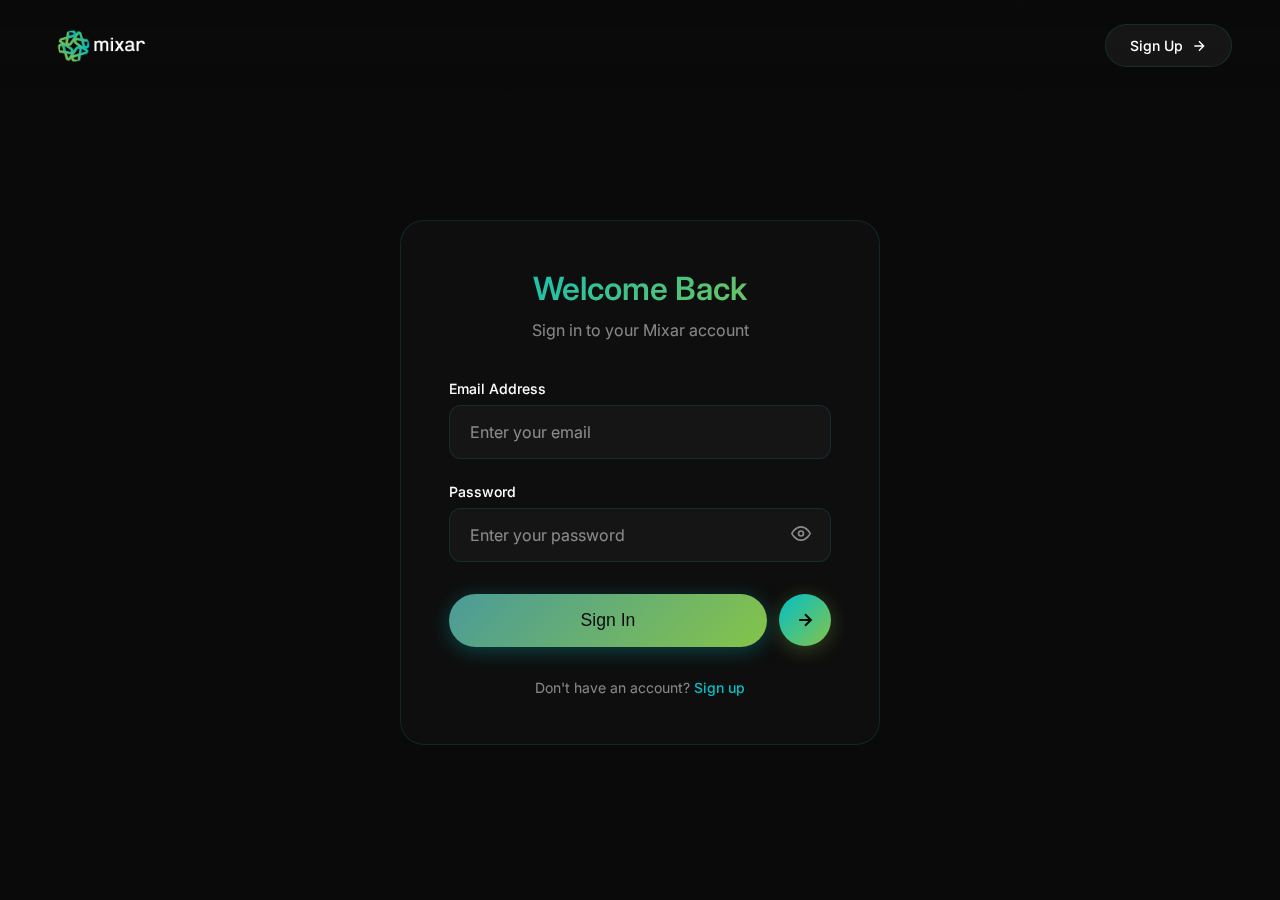
<file: pages/admin.html>
<!DOCTYPE html>
<html lang="en">
<head>
    <meta charset="UTF-8">
    <meta name="viewport" content="width=device-width, initial-scale=1.0">
    <title>Admin Dashboard - Mixar</title>
    <link rel="stylesheet" href="../css/styles.css">
    <link rel="stylesheet" href="../css/dashboard.css">
    <link rel="stylesheet" href="../css/admin.css">
    <link href="https://fonts.googleapis.com/css2?family=Inter:wght@300;400;500;600;700&display=swap" rel="stylesheet">
</head>
<body>
    <!-- Navigation -->
    <nav class="nav">
        <a href="../index.html" class="nav-brand">
            <img src="../assets/Logo-Primary_light.png" alt="Mixar" class="brand-logo">
        </a>
        <div class="user-menu">
            <a href="dashboard.html" class="nav-link">
                <svg width="16" height="16" viewBox="0 0 24 24" fill="none" stroke="currentColor" stroke-width="2">
                    <path d="M3 9l9-7 9 7v11a2 2 0 0 1-2 2H5a2 2 0 0 1-2-2z"/>
                    <polyline points="9 22 9 12 15 12 15 22"/>
                </svg>
                Dashboard
            </a>
            <div class="user-avatar" id="userAvatar">--</div>
            <button class="nav-link" onclick="auth.logout()">
                <svg width="16" height="16" viewBox="0 0 24 24" fill="none" stroke="currentColor" stroke-width="2">
                    <path d="M9 21H5a2 2 0 0 1-2-2V5a2 2 0 0 1 2-2h4"/>
                    <polyline points="16 17 21 12 16 7"/>
                    <line x1="21" y1="12" x2="9" y2="12"/>
                </svg>
                Logout
            </button>
        </div>
    </nav>

    <!-- Admin Content -->
    <main class="dashboard-container">
        <div class="dashboard-content">
            <!-- Loading State -->
            <div class="loading" id="loadingState">
                <div class="spinner"></div>
            </div>

            <!-- Access Denied State -->
            <div id="accessDenied" style="display: none;">
                <div class="card" style="text-align: center; max-width: 400px; margin: 2rem auto;">
                    <div style="width: 60px; height: 60px; margin: 0 auto 1.5rem; border-radius: 50%; background: rgba(239, 68, 68, 0.2); display: flex; align-items: center; justify-content: center;">
                        <svg width="30" height="30" viewBox="0 0 24 24" fill="none" stroke="#ef4444" stroke-width="2">
                            <circle cx="12" cy="12" r="10"/>
                            <line x1="4.93" y1="4.93" x2="19.07" y2="19.07"/>
                        </svg>
                    </div>
                    <h2 class="card-title">Access Denied</h2>
                    <p class="card-subtitle">You don't have permission to access this page.</p>
                    <a href="dashboard.html" class="btn-secondary" style="display: inline-flex; margin-top: 1.5rem;">
                        Go to Dashboard
                    </a>
                </div>
            </div>

            <!-- Admin Content (hidden initially) -->
            <div id="adminContent" style="display: none;">
                <!-- Header -->
                <div class="dashboard-header">
                    <h1 class="dashboard-title">Admin Dashboard</h1>
                    <p class="dashboard-subtitle">Manage users and generate referral codes</p>
                </div>

                <!-- Stats Grid -->
                <div class="stats-grid">
                    <div class="stat-card highlight">
                        <div class="stat-header">
                            <div class="stat-icon">
                                <svg width="24" height="24" viewBox="0 0 24 24" fill="none" stroke="currentColor" stroke-width="2">
                                    <path d="M17 21v-2a4 4 0 0 0-4-4H5a4 4 0 0 0-4 4v2"/>
                                    <circle cx="9" cy="7" r="4"/>
                                    <path d="M23 21v-2a4 4 0 0 0-3-3.87"/>
                                    <path d="M16 3.13a4 4 0 0 1 0 7.75"/>
                                </svg>
                            </div>
                            <span class="stat-badge">Total</span>
                        </div>
                        <div class="stat-value" id="totalUsers">--</div>
                        <div class="stat-label">Registered Users</div>
                    </div>

                    <div class="stat-card">
                        <div class="stat-header">
                            <div class="stat-icon">
                                <svg width="24" height="24" viewBox="0 0 24 24" fill="none" stroke="currentColor" stroke-width="2">
                                    <path d="M22 11.08V12a10 10 0 1 1-5.93-9.14"/>
                                    <polyline points="22 4 12 14.01 9 11.01"/>
                                </svg>
                            </div>
                        </div>
                        <div class="stat-value" id="activeUsers">--</div>
                        <div class="stat-label">Active Users</div>
                    </div>

                    <div class="stat-card">
                        <div class="stat-header">
                            <div class="stat-icon">
                                <svg width="24" height="24" viewBox="0 0 24 24" fill="none" stroke="currentColor" stroke-width="2">
                                    <path d="M12 2L2 7l10 5 10-5-10-5z"/>
                                    <path d="M2 17l10 5 10-5"/>
                                    <path d="M2 12l10 5 10-5"/>
                                </svg>
                            </div>
                        </div>
                        <div class="stat-value" id="totalGenerations">--</div>
                        <div class="stat-label">Total Generations</div>
                    </div>

                    <div class="stat-card">
                        <div class="stat-header">
                            <div class="stat-icon">
                                <svg width="24" height="24" viewBox="0 0 24 24" fill="none" stroke="currentColor" stroke-width="2">
                                    <circle cx="12" cy="12" r="10"/>
                                    <path d="M12 6v6l4 2"/>
                                </svg>
                            </div>
                        </div>
                        <div class="stat-value" id="totalCredits">--</div>
                        <div class="stat-label">Total Credits</div>
                    </div>
                </div>

                <!-- Add Credits Section -->
                <div class="section">
                    <div class="section-header">
                        <h2 class="section-title">Add Credits to User</h2>
                    </div>

                    <div class="referral-card">
                        <div class="referral-form">
                            <div class="form-group">
                                <label for="userEmail" class="form-label">User Email</label>
                                <input
                                    type="email"
                                    id="userEmail"
                                    class="form-input"
                                    placeholder="Enter user email"
                                    list="userEmailList"
                                >
                                <datalist id="userEmailList"></datalist>
                            </div>
                            <div class="form-group">
                                <label for="addCreditsAmount" class="form-label">Credits</label>
                                <input
                                    type="number"
                                    id="addCreditsAmount"
                                    class="form-input"
                                    placeholder="Amount"
                                    min="1"
                                    value="100"
                                >
                            </div>
                            <div class="form-group">
                                <label for="addCreditsReason" class="form-label">Reason</label>
                                <input
                                    type="text"
                                    id="addCreditsReason"
                                    class="form-input"
                                    placeholder="e.g., bonus, refund"
                                    value="admin_grant"
                                >
                            </div>
                            <button class="btn-secondary" id="addCreditsBtn" onclick="addCreditsToUser()">
                                <svg width="18" height="18" viewBox="0 0 24 24" fill="none" stroke="currentColor" stroke-width="2">
                                    <circle cx="12" cy="12" r="10"/>
                                    <line x1="12" y1="8" x2="12" y2="16"/>
                                    <line x1="8" y1="12" x2="16" y2="12"/>
                                </svg>
                                Add Credits
                            </button>
                        </div>

                        <div class="referral-result" id="addCreditsResult" style="display: none;">
                            <span class="referral-credits" id="addCreditsMessage"></span>
                        </div>
                    </div>
                </div>

                <!-- Generate Referral Section -->
                <div class="section">
                    <div class="section-header">
                        <h2 class="section-title">Generate Referral Code</h2>
                    </div>

                    <div class="referral-card">
                        <div class="referral-form">
                            <div class="form-group">
                                <label for="creditAmount" class="form-label">Credit Amount</label>
                                <input
                                    type="number"
                                    id="creditAmount"
                                    class="form-input"
                                    placeholder="Enter credit amount"
                                    min="1"
                                    value="100"
                                >
                            </div>
                            <button class="btn-secondary" id="generateBtn" onclick="generateReferral()">
                                <svg width="18" height="18" viewBox="0 0 24 24" fill="none" stroke="currentColor" stroke-width="2">
                                    <path d="M21 11.5a8.38 8.38 0 0 1-.9 3.8 8.5 8.5 0 0 1-7.6 4.7 8.38 8.38 0 0 1-3.8-.9L3 21l1.9-5.7a8.38 8.38 0 0 1-.9-3.8 8.5 8.5 0 0 1 4.7-7.6 8.38 8.38 0 0 1 3.8-.9h.5a8.48 8.48 0 0 1 8 8v.5z"/>
                                </svg>
                                Generate Code
                            </button>
                        </div>

                        <div class="referral-result" id="referralResult" style="display: none;">
                            <div class="referral-code-display">
                                <span class="referral-label">Referral Code:</span>
                                <code class="referral-code" id="generatedCode"></code>
                                <button class="copy-btn" onclick="copyCode()">
                                    <svg width="16" height="16" viewBox="0 0 24 24" fill="none" stroke="currentColor" stroke-width="2">
                                        <rect x="9" y="9" width="13" height="13" rx="2" ry="2"/>
                                        <path d="M5 15H4a2 2 0 0 1-2-2V4a2 2 0 0 1 2-2h9a2 2 0 0 1 2 2v1"/>
                                    </svg>
                                </button>
                            </div>
                            <span class="referral-credits" id="generatedCredits"></span>
                        </div>
                    </div>
                </div>

                <!-- User Activity Section -->
                <div class="section">
                    <div class="section-header">
                        <h2 class="section-title">Recent Activity</h2>
                        <div class="pagination-info" id="activityInfo"></div>
                    </div>

                    <!-- Mode Stats -->
                    <div class="stats-grid" id="modeStats" style="margin-bottom: 1.5rem;">
                        <!-- Will be populated dynamically -->
                    </div>

                    <div class="usage-table-container">
                        <table class="usage-table" id="activityTable">
                            <thead>
                                <tr>
                                    <th>User</th>
                                    <th>Mode</th>
                                    <th>Model</th>
                                    <th>Credits</th>
                                    <th>Latency</th>
                                    <th>Time</th>
                                </tr>
                            </thead>
                            <tbody id="activityTableBody">
                                <!-- Data will be populated here -->
                            </tbody>
                        </table>

                        <!-- Activity Pagination -->
                        <div class="pagination" id="activityPagination">
                            <button class="pagination-btn" id="activityPrevBtn" onclick="loadActivity(currentActivityPage - 1)" disabled>
                                <svg width="16" height="16" viewBox="0 0 24 24" fill="none" stroke="currentColor" stroke-width="2">
                                    <polyline points="15 18 9 12 15 6"/>
                                </svg>
                                Previous
                            </button>
                            <span class="pagination-current" id="activityPageInfo">Page 1</span>
                            <button class="pagination-btn" id="activityNextBtn" onclick="loadActivity(currentActivityPage + 1)">
                                Next
                                <svg width="16" height="16" viewBox="0 0 24 24" fill="none" stroke="currentColor" stroke-width="2">
                                    <polyline points="9 18 15 12 9 6"/>
                                </svg>
                            </button>
                        </div>
                    </div>
                </div>

                <!-- Users Table Section -->
                <div class="section">
                    <div class="section-header">
                        <h2 class="section-title">Users</h2>
                        <div class="pagination-info" id="paginationInfo"></div>
                    </div>

                    <div class="usage-table-container">
                        <table class="usage-table" id="usersTable">
                            <thead>
                                <tr>
                                    <th>User</th>
                                    <th>Email</th>
                                    <th>Credits</th>
                                    <th>Generations</th>
                                    <th>Status</th>
                                </tr>
                            </thead>
                            <tbody id="usersTableBody">
                                <!-- Data will be populated here -->
                            </tbody>
                        </table>

                        <!-- Pagination -->
                        <div class="pagination" id="pagination">
                            <button class="pagination-btn" id="prevBtn" onclick="loadUsers(currentPage - 1)" disabled>
                                <svg width="16" height="16" viewBox="0 0 24 24" fill="none" stroke="currentColor" stroke-width="2">
                                    <polyline points="15 18 9 12 15 6"/>
                                </svg>
                                Previous
                            </button>
                            <span class="pagination-current" id="pageInfo">Page 1</span>
                            <button class="pagination-btn" id="nextBtn" onclick="loadUsers(currentPage + 1)">
                                Next
                                <svg width="16" height="16" viewBox="0 0 24 24" fill="none" stroke="currentColor" stroke-width="2">
                                    <polyline points="9 18 15 12 9 6"/>
                                </svg>
                            </button>
                        </div>
                    </div>
                </div>
            </div>
        </div>
    </main>

    <script src="../js/config.js"></script>
    <script src="../js/auth.js"></script>
    <script>
        let currentPage = 1;
        let currentActivityPage = 1;
        const pageSize = 20;
        const activityPageSize = 25;
        let totalUsers = 0;
        let totalActivity = 0;
        let allUsers = {}; // Map of email -> user data

        // Check authentication and superuser status
        async function initAdmin() {
            if (!auth.requireAuth()) {
                return;
            }

            try {
                // Fetch fresh user data to check superuser status
                const user = await auth.fetchUser();

                if (!user) {
                    auth.logout();
                    return;
                }

                // Update avatar
                const name = user.name || user.email.split('@')[0];
                const initials = name.split(' ').map(n => n[0]).join('').toUpperCase().slice(0, 2);
                document.getElementById('userAvatar').textContent = initials;

                // Check superuser status
                if (!user.is_superuser) {
                    document.getElementById('loadingState').style.display = 'none';
                    document.getElementById('accessDenied').style.display = 'block';
                    return;
                }

                // Load admin data
                await loadUsers(1);
                await loadActivity(1);

                // Hide loading, show content
                document.getElementById('loadingState').style.display = 'none';
                document.getElementById('adminContent').style.display = 'block';
            } catch (error) {
                console.error('Failed to load admin dashboard:', error);
                document.getElementById('loadingState').style.display = 'none';
                document.getElementById('accessDenied').style.display = 'block';
            }
        }

        async function loadUsers(page = 1) {
            const skip = (page - 1) * pageSize;

            try {
                const response = await auth.apiRequest(`/admin/users?skip=${skip}&limit=${pageSize}`);

                if (response.status === 403) {
                    document.getElementById('loadingState').style.display = 'none';
                    document.getElementById('adminContent').style.display = 'none';
                    document.getElementById('accessDenied').style.display = 'block';
                    return;
                }

                if (!response.ok) {
                    throw new Error('Failed to load users');
                }

                const data = await response.json();
                currentPage = page;
                totalUsers = data.total_users;

                // Store users for lookup
                data.users.forEach(user => {
                    allUsers[user.email] = user;
                });

                // Populate email datalist for autocomplete
                const datalist = document.getElementById('userEmailList');
                datalist.innerHTML = Object.keys(allUsers).map(email =>
                    `<option value="${email}">`
                ).join('');

                // Update stats
                document.getElementById('totalUsers').textContent = totalUsers;
                document.getElementById('activeUsers').textContent = data.users.filter(u => u.is_active).length;
                document.getElementById('totalGenerations').textContent = data.users.reduce((sum, u) => sum + (u.generations_count || 0), 0);
                document.getElementById('totalCredits').textContent = data.users.reduce((sum, u) => sum + (u.credits || 0), 0);

                // Update table
                const tbody = document.getElementById('usersTableBody');
                tbody.innerHTML = data.users.map(user => `
                    <tr>
                        <td>
                            <div class="user-info">
                                <div class="user-avatar-small">${getInitials(user.name || user.email)}</div>
                                <span class="user-name">${user.name || 'No name'}</span>
                                ${user.is_superuser ? '<span class="admin-badge">Admin</span>' : ''}
                            </div>
                        </td>
                        <td class="user-email">${user.email}</td>
                        <td class="user-credits">${user.credits || 0}</td>
                        <td class="user-generations">${user.generations_count || 0}</td>
                        <td>
                            <span class="status-badge ${user.is_active ? 'active' : 'inactive'}">
                                ${user.is_active ? 'Active' : 'Inactive'}
                            </span>
                        </td>
                    </tr>
                `).join('');

                // Update pagination
                const totalPages = Math.ceil(totalUsers / pageSize);
                document.getElementById('pageInfo').textContent = `Page ${currentPage} of ${totalPages}`;
                document.getElementById('paginationInfo').textContent = `Showing ${skip + 1}-${Math.min(skip + pageSize, totalUsers)} of ${totalUsers}`;
                document.getElementById('prevBtn').disabled = currentPage <= 1;
                document.getElementById('nextBtn').disabled = currentPage >= totalPages;

            } catch (error) {
                console.error('Failed to load users:', error);
            }
        }

        async function loadActivity(page = 1) {
            const skip = (page - 1) * activityPageSize;

            try {
                const response = await auth.apiRequest(`/admin/activity?skip=${skip}&limit=${activityPageSize}`);

                if (!response.ok) {
                    throw new Error('Failed to load activity');
                }

                const data = await response.json();
                currentActivityPage = page;
                totalActivity = data.total_count;

                // Update mode stats
                const modeStatsDiv = document.getElementById('modeStats');
                const modeIcons = {
                    'ideation': '<path d="M9.663 17h4.673M12 3v1m6.364 1.636l-.707.707M21 12h-1M4 12H3m3.343-5.657l-.707-.707m2.828 9.9a5 5 0 117.072 0l-.548.547A3.374 3.374 0 0014 18.469V19a2 2 0 11-4 0v-.531c0-.895-.356-1.754-.988-2.386l-.548-.547z"/>',
                    'texture': '<rect x="3" y="3" width="18" height="18" rx="2"/><path d="M3 9h18M9 21V9"/>',
                    'ask': '<path d="M21 15a2 2 0 0 1-2 2H7l-4 4V5a2 2 0 0 1 2-2h14a2 2 0 0 1 2 2z"/>',
                    'generate_3d': '<path d="M21 16V8a2 2 0 0 0-1-1.73l-7-4a2 2 0 0 0-2 0l-7 4A2 2 0 0 0 3 8v8a2 2 0 0 0 1 1.73l7 4a2 2 0 0 0 2 0l7-4A2 2 0 0 0 21 16z"/><polyline points="3.27 6.96 12 12.01 20.73 6.96"/><line x1="12" y1="22.08" x2="12" y2="12"/>',
                    'lookdev': '<circle cx="12" cy="12" r="10"/><circle cx="12" cy="12" r="6"/><circle cx="12" cy="12" r="2"/>',
                    'segment': '<rect x="3" y="3" width="7" height="7"/><rect x="14" y="3" width="7" height="7"/><rect x="14" y="14" width="7" height="7"/><rect x="3" y="14" width="7" height="7"/>',
                    'agent': '<path d="M12 2a2 2 0 0 1 2 2c0 .74-.4 1.39-1 1.73V7h1a7 7 0 0 1 7 7h1a1 1 0 0 1 1 1v3a1 1 0 0 1-1 1h-1v1a2 2 0 0 1-2 2H5a2 2 0 0 1-2-2v-1H2a1 1 0 0 1-1-1v-3a1 1 0 0 1 1-1h1a7 7 0 0 1 7-7h1V5.73c-.6-.34-1-.99-1-1.73a2 2 0 0 1 2-2M7.5 13A2.5 2.5 0 0 0 5 15.5A2.5 2.5 0 0 0 7.5 18a2.5 2.5 0 0 0 2.5-2.5A2.5 2.5 0 0 0 7.5 13m9 0a2.5 2.5 0 0 0-2.5 2.5a2.5 2.5 0 0 0 2.5 2.5a2.5 2.5 0 0 0 2.5-2.5a2.5 2.5 0 0 0-2.5-2.5z"/>'
                };

                modeStatsDiv.innerHTML = Object.entries(data.mode_stats || {}).map(([mode, count]) => `
                    <div class="stat-card" style="padding: 1rem;">
                        <div class="stat-header">
                            <div class="stat-icon" style="width: 32px; height: 32px;">
                                <svg width="18" height="18" viewBox="0 0 24 24" fill="none" stroke="currentColor" stroke-width="2">
                                    ${modeIcons[mode] || modeIcons['ask']}
                                </svg>
                            </div>
                        </div>
                        <div class="stat-value" style="font-size: 1.25rem;">${count}</div>
                        <div class="stat-label" style="font-size: 0.75rem; text-transform: capitalize;">${mode.replace('_', ' ')}</div>
                    </div>
                `).join('');

                // Update activity table
                const tbody = document.getElementById('activityTableBody');
                tbody.innerHTML = data.activity.map(event => `
                    <tr>
                        <td>
                            <div class="user-info">
                                <div class="user-avatar-small">${getInitials(event.user_name || event.user_email)}</div>
                                <span class="user-name">${event.user_name || event.user_email.split('@')[0]}</span>
                            </div>
                        </td>
                        <td><span class="status-badge" style="background: rgba(0, 192, 199, 0.2); color: var(--primary-cyan); text-transform: capitalize;">${event.mode.replace('_', ' ')}</span></td>
                        <td style="color: var(--text-secondary); font-size: 0.875rem;">${event.model_name || '-'}</td>
                        <td class="user-credits">${event.credits_used || 0}</td>
                        <td style="color: var(--text-secondary);">${event.latency_ms ? event.latency_ms + 'ms' : '-'}</td>
                        <td style="color: var(--text-secondary); font-size: 0.875rem;">${formatTimeAgo(event.created_at)}</td>
                    </tr>
                `).join('') || '<tr><td colspan="6" style="text-align: center; color: var(--text-secondary);">No activity yet</td></tr>';

                // Update pagination
                const totalPages = Math.ceil(totalActivity / activityPageSize);
                document.getElementById('activityPageInfo').textContent = `Page ${currentActivityPage} of ${totalPages || 1}`;
                document.getElementById('activityInfo').textContent = totalActivity > 0 ? `${totalActivity} total events` : '';
                document.getElementById('activityPrevBtn').disabled = currentActivityPage <= 1;
                document.getElementById('activityNextBtn').disabled = currentActivityPage >= totalPages;

            } catch (error) {
                console.error('Failed to load activity:', error);
            }
        }

        function formatTimeAgo(dateString) {
            if (!dateString) return '-';
            const date = new Date(dateString);
            const now = new Date();
            const seconds = Math.floor((now - date) / 1000);

            if (seconds < 60) return 'Just now';
            if (seconds < 3600) return Math.floor(seconds / 60) + 'm ago';
            if (seconds < 86400) return Math.floor(seconds / 3600) + 'h ago';
            if (seconds < 604800) return Math.floor(seconds / 86400) + 'd ago';
            return date.toLocaleDateString();
        }

        async function generateReferral() {
            const creditAmount = parseInt(document.getElementById('creditAmount').value);
            const btn = document.getElementById('generateBtn');
            const resultDiv = document.getElementById('referralResult');

            if (!creditAmount || creditAmount < 1) {
                alert('Please enter a valid credit amount');
                return;
            }

            btn.disabled = true;
            btn.innerHTML = '<span class="spinner" style="width: 18px; height: 18px;"></span> Generating...';

            try {
                const response = await auth.apiRequest(`/admin/generate_referral?credit_amount=${creditAmount}`, {
                    method: 'POST'
                });

                if (!response.ok) {
                    const error = await response.json();
                    throw new Error(error.detail || 'Failed to generate referral code');
                }

                const data = await response.json();

                document.getElementById('generatedCode').textContent = data.data.referral_code;
                document.getElementById('generatedCredits').textContent = `Worth ${data.data.credit_amount} credits`;
                resultDiv.style.display = 'flex';

            } catch (error) {
                alert('Error: ' + error.message);
            } finally {
                btn.disabled = false;
                btn.innerHTML = `
                    <svg width="18" height="18" viewBox="0 0 24 24" fill="none" stroke="currentColor" stroke-width="2">
                        <path d="M21 11.5a8.38 8.38 0 0 1-.9 3.8 8.5 8.5 0 0 1-7.6 4.7 8.38 8.38 0 0 1-3.8-.9L3 21l1.9-5.7a8.38 8.38 0 0 1-.9-3.8 8.5 8.5 0 0 1 4.7-7.6 8.38 8.38 0 0 1 3.8-.9h.5a8.48 8.48 0 0 1 8 8v.5z"/>
                    </svg>
                    Generate Code
                `;
            }
        }

        function copyCode() {
            const code = document.getElementById('generatedCode').textContent;
            navigator.clipboard.writeText(code).then(() => {
                const btn = document.querySelector('.copy-btn');
                btn.innerHTML = `
                    <svg width="16" height="16" viewBox="0 0 24 24" fill="none" stroke="currentColor" stroke-width="2">
                        <polyline points="20 6 9 17 4 12"/>
                    </svg>
                `;
                setTimeout(() => {
                    btn.innerHTML = `
                        <svg width="16" height="16" viewBox="0 0 24 24" fill="none" stroke="currentColor" stroke-width="2">
                            <rect x="9" y="9" width="13" height="13" rx="2" ry="2"/>
                            <path d="M5 15H4a2 2 0 0 1-2-2V4a2 2 0 0 1 2-2h9a2 2 0 0 1 2 2v1"/>
                        </svg>
                    `;
                }, 2000);
            });
        }

        async function addCreditsToUser() {
            const email = document.getElementById('userEmail').value.trim();
            const amount = parseInt(document.getElementById('addCreditsAmount').value);
            const reason = document.getElementById('addCreditsReason').value.trim() || 'admin_grant';
            const btn = document.getElementById('addCreditsBtn');
            const resultDiv = document.getElementById('addCreditsResult');
            const messageSpan = document.getElementById('addCreditsMessage');

            if (!email) {
                alert('Please enter a user email');
                return;
            }

            if (!amount || amount < 1) {
                alert('Please enter a valid credit amount');
                return;
            }

            // Look up user by email
            const user = allUsers[email];
            if (!user) {
                alert('User not found. Make sure the email is correct.');
                return;
            }

            btn.disabled = true;
            btn.innerHTML = '<span class="spinner" style="width: 18px; height: 18px;"></span> Adding...';

            try {
                const response = await auth.apiRequest(`/credits/add?user_id=${user.id}&amount=${amount}&reason=${encodeURIComponent(reason)}`, {
                    method: 'POST'
                });

                if (!response.ok) {
                    const error = await response.json();
                    throw new Error(error.detail || 'Failed to add credits');
                }

                const data = await response.json();

                messageSpan.textContent = `Added ${amount} credits to ${email}`;
                resultDiv.style.display = 'flex';

                // Refresh users list to show updated credits
                await loadUsers(currentPage);

            } catch (error) {
                alert('Error: ' + error.message);
            } finally {
                btn.disabled = false;
                btn.innerHTML = `
                    <svg width="18" height="18" viewBox="0 0 24 24" fill="none" stroke="currentColor" stroke-width="2">
                        <circle cx="12" cy="12" r="10"/>
                        <line x1="12" y1="8" x2="12" y2="16"/>
                        <line x1="8" y1="12" x2="16" y2="12"/>
                    </svg>
                    Add Credits
                `;
            }
        }

        function getInitials(nameOrEmail) {
            const name = nameOrEmail.includes('@') ? nameOrEmail.split('@')[0] : nameOrEmail;
            return name.split(' ').map(n => n[0]).join('').toUpperCase().slice(0, 2);
        }

        // Initialize
        initAdmin();
    </script>
</body>
</html>
</file>
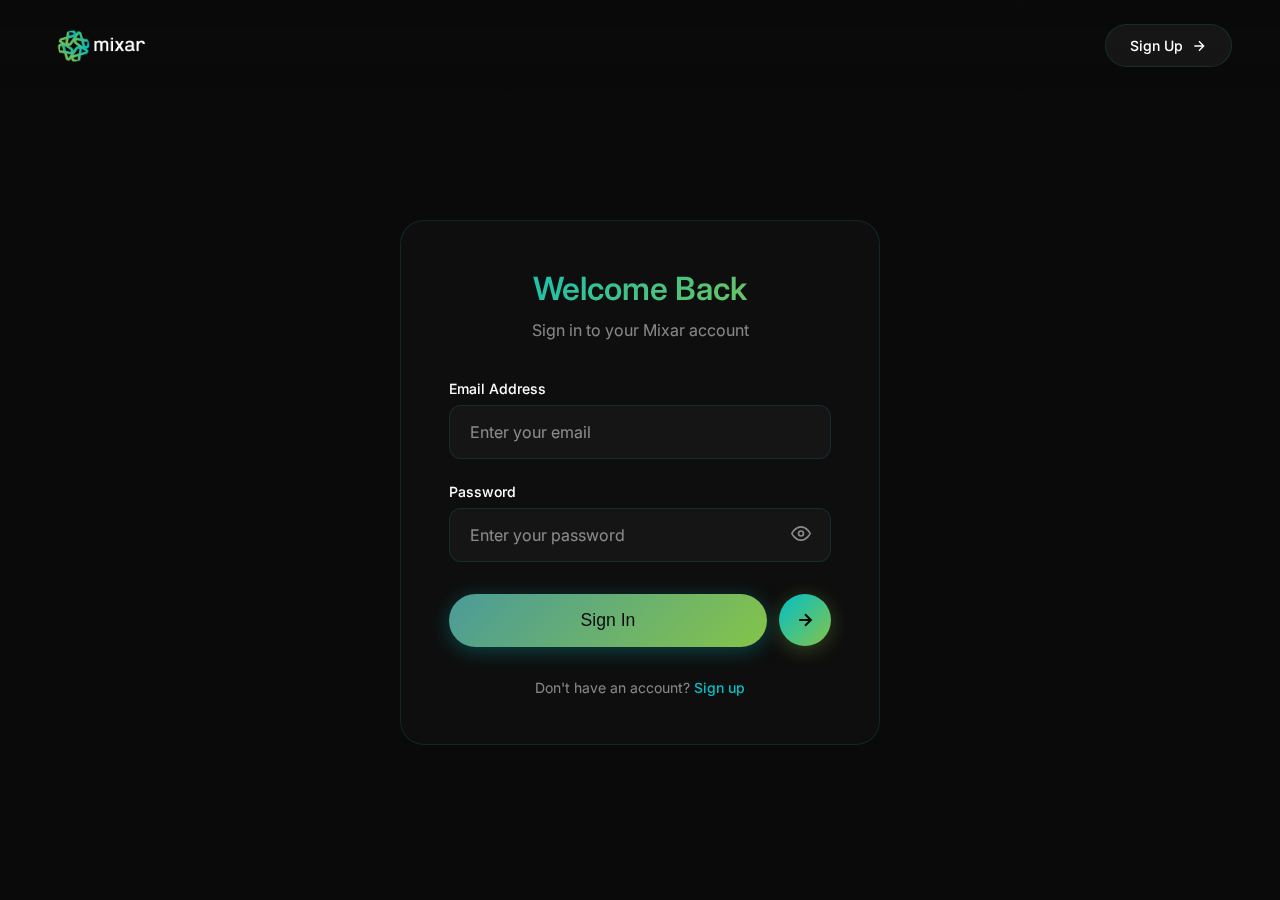
<file: pages/dashboard.html>
<!DOCTYPE html>
<html lang="en">
<head>
    <meta charset="UTF-8">
    <meta name="viewport" content="width=device-width, initial-scale=1.0">
    <title>Dashboard - Mixar</title>
    <link rel="stylesheet" href="../css/styles.css">
    <link rel="stylesheet" href="../css/dashboard.css">
    <link href="https://fonts.googleapis.com/css2?family=Inter:wght@300;400;500;600;700&display=swap" rel="stylesheet">
</head>
<body>
    <!-- Navigation -->
    <nav class="nav">
        <a href="../index.html" class="nav-brand">
            <img src="../assets/Logo-Primary_light.png" alt="Mixar" class="brand-logo">
        </a>
        <div class="user-menu">
            <a href="admin.html" class="nav-link admin-link" id="adminLink" style="display: none;">
                <svg width="16" height="16" viewBox="0 0 24 24" fill="none" stroke="currentColor" stroke-width="2">
                    <path d="M12 2l3.09 6.26L22 9.27l-5 4.87 1.18 6.88L12 17.77l-6.18 3.25L7 14.14 2 9.27l6.91-1.01L12 2z"/>
                </svg>
                Admin
            </a>
            <div class="user-credits" id="userCredits">
                <svg width="16" height="16" viewBox="0 0 24 24" fill="none" stroke="currentColor" stroke-width="2">
                    <circle cx="12" cy="12" r="10"/>
                    <path d="M12 6v6l4 2"/>
                </svg>
                <span id="creditsCount">--</span> credits
            </div>
            <div class="user-avatar" id="userAvatar">--</div>
            <button class="nav-link" onclick="auth.logout()">
                <svg width="16" height="16" viewBox="0 0 24 24" fill="none" stroke="currentColor" stroke-width="2">
                    <path d="M9 21H5a2 2 0 0 1-2-2V5a2 2 0 0 1 2-2h4"/>
                    <polyline points="16 17 21 12 16 7"/>
                    <line x1="21" y1="12" x2="9" y2="12"/>
                </svg>
                Logout
            </button>
        </div>
    </nav>

    <!-- Dashboard Content -->
    <main class="dashboard-container">
        <div class="dashboard-content">
            <!-- Loading State -->
            <div class="loading" id="loadingState">
                <div class="spinner"></div>
            </div>

            <!-- Dashboard Content (hidden initially) -->
            <div id="dashboardContent" style="display: none;">
                <!-- Header -->
                <div class="dashboard-header">
                    <h1 class="dashboard-title">Welcome, <span id="userName">User</span>!</h1>
                    <p class="dashboard-subtitle">Manage your credits and view your usage history</p>
                </div>

                <!-- Stats Grid -->
                <div class="stats-grid">
                    <div class="stat-card highlight">
                        <div class="stat-header">
                            <div class="stat-icon">
                                <svg width="24" height="24" viewBox="0 0 24 24" fill="none" stroke="currentColor" stroke-width="2">
                                    <circle cx="12" cy="12" r="10"/>
                                    <path d="M12 6v6l4 2"/>
                                </svg>
                            </div>
                            <span class="stat-badge">Available</span>
                        </div>
                        <div class="stat-value" id="availableCredits">--</div>
                        <div class="stat-label">Credits Balance</div>
                    </div>

                    <div class="stat-card">
                        <div class="stat-header">
                            <div class="stat-icon">
                                <svg width="24" height="24" viewBox="0 0 24 24" fill="none" stroke="currentColor" stroke-width="2">
                                    <path d="M12 2L2 7l10 5 10-5-10-5z"/>
                                    <path d="M2 17l10 5 10-5"/>
                                    <path d="M2 12l10 5 10-5"/>
                                </svg>
                            </div>
                        </div>
                        <div class="stat-value" id="totalGenerations">--</div>
                        <div class="stat-label">Total Generations</div>
                    </div>

                    <div class="stat-card">
                        <div class="stat-header">
                            <div class="stat-icon">
                                <svg width="24" height="24" viewBox="0 0 24 24" fill="none" stroke="currentColor" stroke-width="2">
                                    <rect x="3" y="3" width="18" height="18" rx="2" ry="2"/>
                                    <circle cx="8.5" cy="8.5" r="1.5"/>
                                    <path d="M21 15l-5-5L5 21"/>
                                </svg>
                            </div>
                        </div>
                        <div class="stat-value" id="imagesGenerated">--</div>
                        <div class="stat-label">Images Generated</div>
                    </div>

                    <div class="stat-card">
                        <div class="stat-header">
                            <div class="stat-icon">
                                <svg width="24" height="24" viewBox="0 0 24 24" fill="none" stroke="currentColor" stroke-width="2">
                                    <path d="M21 16V8a2 2 0 0 0-1-1.73l-7-4a2 2 0 0 0-2 0l-7 4A2 2 0 0 0 3 8v8a2 2 0 0 0 1 1.73l7 4a2 2 0 0 0 2 0l7-4A2 2 0 0 0 21 16z"/>
                                </svg>
                            </div>
                        </div>
                        <div class="stat-value" id="modelsGenerated">--</div>
                        <div class="stat-label">3D Models Generated</div>
                    </div>
                </div>

                <!-- Recent Usage Section -->
                <div class="section">
                    <div class="section-header">
                        <h2 class="section-title">Recent Activity</h2>
                    </div>

                    <div class="usage-table-container">
                        <table class="usage-table" id="usageTable">
                            <thead>
                                <tr>
                                    <th>Activity</th>
                                    <th>Credits Used</th>
                                    <th>Date</th>
                                    <th>Status</th>
                                </tr>
                            </thead>
                            <tbody id="usageTableBody">
                                <!-- Data will be populated here -->
                            </tbody>
                        </table>

                        <!-- Empty State -->
                        <div class="empty-state" id="emptyState" style="display: none;">
                            <div class="empty-icon">
                                <svg width="40" height="40" viewBox="0 0 24 24" fill="none" stroke="currentColor" stroke-width="2">
                                    <circle cx="12" cy="12" r="10"/>
                                    <path d="M12 6v6l4 2"/>
                                </svg>
                            </div>
                            <h3 class="empty-title">No activity yet</h3>
                            <p class="empty-message">Start creating with Mixar to see your usage history here.</p>
                        </div>
                    </div>
                </div>

                <!-- Account Section -->
                <div class="section">
                    <div class="section-header">
                        <h2 class="section-title">Account</h2>
                    </div>

                    <div class="account-card">
                        <div class="account-info">
                            <div class="account-avatar" id="accountAvatar">--</div>
                            <div class="account-details">
                                <h3 id="accountName">--</h3>
                                <p id="accountEmail">--</p>
                            </div>
                        </div>
                        <div class="account-actions">
                            <button class="btn-secondary" onclick="auth.logout()">
                                <svg width="18" height="18" viewBox="0 0 24 24" fill="none" stroke="currentColor" stroke-width="2">
                                    <path d="M9 21H5a2 2 0 0 1-2-2V5a2 2 0 0 1 2-2h4"/>
                                    <polyline points="16 17 21 12 16 7"/>
                                    <line x1="21" y1="12" x2="9" y2="12"/>
                                </svg>
                                Sign Out
                            </button>
                        </div>
                    </div>
                </div>
            </div>
        </div>
    </main>

    <script src="../js/config.js"></script>
    <script src="../js/auth.js"></script>
    <script>
        // Require authentication
        if (!auth.requireAuth()) {
            // Will redirect to login
        } else {
            // Initialize dashboard
            initDashboard();
        }

        async function initDashboard() {
            try {
                // Fetch user data
                const user = await auth.fetchUser();

                if (!user) {
                    auth.logout();
                    return;
                }

                // Update UI with user data
                updateUserInfo(user);

                // Fetch usage data (mock for now)
                await fetchUsageData();

                // Hide loading, show content
                document.getElementById('loadingState').style.display = 'none';
                document.getElementById('dashboardContent').style.display = 'block';
            } catch (error) {
                console.error('Failed to load dashboard:', error);
                auth.logout();
            }
        }

        function updateUserInfo(user) {
            const name = user.name || user.email.split('@')[0];
            const initials = name.split(' ').map(n => n[0]).join('').toUpperCase().slice(0, 2);
            const credits = user.credits || 0;

            // Update header
            document.getElementById('userName').textContent = name.split(' ')[0];
            document.getElementById('creditsCount').textContent = credits;
            document.getElementById('userAvatar').textContent = initials;

            // Show admin link if superuser
            if (user.is_superuser) {
                document.getElementById('adminLink').style.display = 'flex';
            }

            // Update stats
            document.getElementById('availableCredits').textContent = credits;

            // Update account section
            document.getElementById('accountName').textContent = name;
            document.getElementById('accountEmail').textContent = user.email;
            document.getElementById('accountAvatar').textContent = initials;
        }

        async function fetchUsageData() {
            try {
                // Fetch real usage data from API
                const response = await auth.apiRequest('/users/user-usage-logs/');
                const result = await response.json();

                let usageData = [];
                if (result.status === 'success' && result.data) {
                    usageData = result.data.map(item => ({
                        mode: item.mode,
                        type: getModeLabel(item.mode),
                        icon: getModeIcon(item.mode),
                        credits: item.credits_used || 0,
                        date: new Date(item.created_at),
                        model: item.model_name,
                        status: 'completed'
                    }));
                }

                // Calculate stats from real data
                const totalGenerations = usageData.length;
                const imagesGenerated = usageData.filter(u => u.mode === 'ideation').length;
                const modelsGenerated = usageData.filter(u => u.mode === 'generate_3d').length;
                const agentActions = usageData.filter(u => u.mode === 'agent').length;

                document.getElementById('totalGenerations').textContent = totalGenerations;
                document.getElementById('imagesGenerated').textContent = imagesGenerated;
                document.getElementById('modelsGenerated').textContent = modelsGenerated;

                // Update table
                const tbody = document.getElementById('usageTableBody');
                const emptyState = document.getElementById('emptyState');

                if (usageData.length === 0) {
                    tbody.parentElement.style.display = 'none';
                    emptyState.style.display = 'block';
                } else {
                    emptyState.style.display = 'none';
                    tbody.parentElement.style.display = 'table';
                    tbody.innerHTML = usageData.map(item => `
                        <tr>
                            <td>
                                <div class="usage-type">
                                    <div class="usage-type-icon">
                                        ${getIcon(item.icon)}
                                    </div>
                                    <div class="usage-type-info">
                                        <span>${item.type}</span>
                                        ${item.model ? `<small class="usage-model">${item.model}</small>` : ''}
                                    </div>
                                </div>
                            </td>
                            <td class="usage-credits">${item.credits > 0 ? '-' + item.credits : '0'}</td>
                            <td class="usage-date">${formatDate(item.date)}</td>
                            <td><span class="usage-status ${item.status}">${capitalize(item.status)}</span></td>
                        </tr>
                    `).join('');
                }
            } catch (error) {
                console.error('Failed to fetch usage data:', error);
                // Show empty state on error
                document.getElementById('totalGenerations').textContent = '0';
                document.getElementById('imagesGenerated').textContent = '0';
                document.getElementById('modelsGenerated').textContent = '0';
                document.getElementById('usageTableBody').parentElement.style.display = 'none';
                document.getElementById('emptyState').style.display = 'block';
            }
        }

        function getModeLabel(mode) {
            const labels = {
                'ideation': 'Image Generation',
                'texture': 'Texture Painting',
                'ask': 'AI Chat',
                'generate_3d': '3D Model Generation',
                'lookdev': 'Look Development',
                'segment': 'Mesh Segmentation',
                'agent': 'Blender Agent'
            };
            return labels[mode] || mode;
        }

        function getModeIcon(mode) {
            const icons = {
                'ideation': 'image',
                'texture': 'brush',
                'ask': 'chat',
                'generate_3d': 'cube',
                'lookdev': 'palette',
                'segment': 'scissors',
                'agent': 'robot'
            };
            return icons[mode] || 'activity';
        }

        function getIcon(type) {
            const icons = {
                image: '<svg width="18" height="18" viewBox="0 0 24 24" fill="none" stroke="currentColor" stroke-width="2"><rect x="3" y="3" width="18" height="18" rx="2" ry="2"/><circle cx="8.5" cy="8.5" r="1.5"/><path d="M21 15l-5-5L5 21"/></svg>',
                cube: '<svg width="18" height="18" viewBox="0 0 24 24" fill="none" stroke="currentColor" stroke-width="2"><path d="M21 16V8a2 2 0 0 0-1-1.73l-7-4a2 2 0 0 0-2 0l-7 4A2 2 0 0 0 3 8v8a2 2 0 0 0 1 1.73l7 4a2 2 0 0 0 2 0l7-4A2 2 0 0 0 21 16z"/></svg>',
                brush: '<svg width="18" height="18" viewBox="0 0 24 24" fill="none" stroke="currentColor" stroke-width="2"><path d="M9.06 11.9l8.07-8.06a2.85 2.85 0 1 1 4.03 4.03l-8.06 8.08"/><path d="M7.07 14.94c-1.66 0-3 1.35-3 3.02 0 1.33-2.5 1.52-2 2.02 1.08 1.1 2.49 2.02 4 2.02 2.2 0 4-1.8 4-4.04a3.01 3.01 0 0 0-3-3.02z"/></svg>',
                chat: '<svg width="18" height="18" viewBox="0 0 24 24" fill="none" stroke="currentColor" stroke-width="2"><path d="M21 15a2 2 0 0 1-2 2H7l-4 4V5a2 2 0 0 1 2-2h14a2 2 0 0 1 2 2z"/></svg>',
                palette: '<svg width="18" height="18" viewBox="0 0 24 24" fill="none" stroke="currentColor" stroke-width="2"><circle cx="13.5" cy="6.5" r="2.5"/><circle cx="17.5" cy="10.5" r="2.5"/><circle cx="8.5" cy="7.5" r="2.5"/><circle cx="6.5" cy="12.5" r="2.5"/><path d="M12 2C6.5 2 2 6.5 2 12s4.5 10 10 10c.926 0 1.648-.746 1.648-1.688 0-.437-.18-.835-.437-1.125-.29-.289-.438-.652-.438-1.125a1.64 1.64 0 0 1 1.668-1.668h1.996c3.051 0 5.555-2.503 5.555-5.555C21.965 6.012 17.461 2 12 2z"/></svg>',
                scissors: '<svg width="18" height="18" viewBox="0 0 24 24" fill="none" stroke="currentColor" stroke-width="2"><circle cx="6" cy="6" r="3"/><circle cx="6" cy="18" r="3"/><line x1="20" y1="4" x2="8.12" y2="15.88"/><line x1="14.47" y1="14.48" x2="20" y2="20"/><line x1="8.12" y1="8.12" x2="12" y2="12"/></svg>',
                robot: '<svg width="18" height="18" viewBox="0 0 24 24" fill="none" stroke="currentColor" stroke-width="2"><rect x="3" y="11" width="18" height="10" rx="2"/><circle cx="12" cy="5" r="2"/><line x1="12" y1="7" x2="12" y2="11"/><line x1="8" y1="16" x2="8" y2="16"/><line x1="16" y1="16" x2="16" y2="16"/><circle cx="8" cy="16" r="1" fill="currentColor"/><circle cx="16" cy="16" r="1" fill="currentColor"/></svg>',
                activity: '<svg width="18" height="18" viewBox="0 0 24 24" fill="none" stroke="currentColor" stroke-width="2"><polyline points="22 12 18 12 15 21 9 3 6 12 2 12"/></svg>'
            };
            return icons[type] || icons.activity;
        }

        function formatDate(date) {
            const now = new Date();
            const diff = now - date;
            const days = Math.floor(diff / 86400000);

            if (days === 0) return 'Today';
            if (days === 1) return 'Yesterday';
            if (days < 7) return `${days} days ago`;
            return date.toLocaleDateString('en-US', { month: 'short', day: 'numeric' });
        }

        function capitalize(str) {
            return str.charAt(0).toUpperCase() + str.slice(1);
        }
    </script>
</body>
</html>
</file>
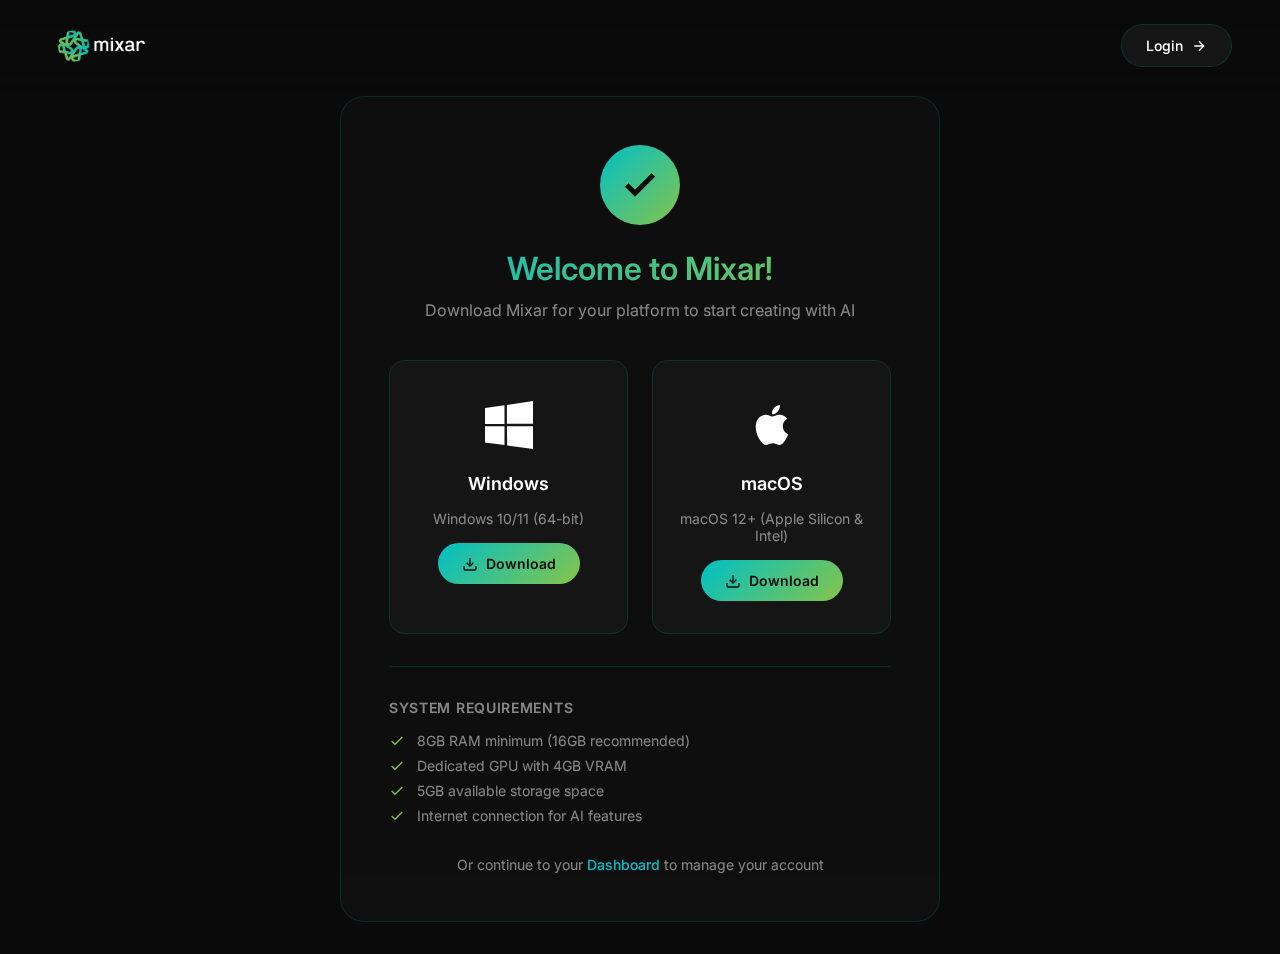
<file: pages/download.html>
<!DOCTYPE html>
<html lang="en">
<head>
    <meta charset="UTF-8">
    <meta name="viewport" content="width=device-width, initial-scale=1.0">
    <title>Download Mixar - AI Native 3D Editor</title>
    <link rel="stylesheet" href="../css/styles.css?v=1770114447">
    <link href="https://fonts.googleapis.com/css2?family=Inter:wght@300;400;500;600;700&display=swap" rel="stylesheet">
    <style>
        .download-container {
            min-height: 100vh;
            display: flex;
            flex-direction: column;
            align-items: center;
            justify-content: center;
            padding: 6rem 2rem 2rem;
        }

        .download-card {
            width: 100%;
            max-width: 600px;
            background: var(--bg-card);
            border: 1px solid var(--border-color);
            border-radius: 24px;
            padding: 3rem;
            backdrop-filter: blur(20px);
            animation: fadeUp 0.6s ease forwards;
            text-align: center;
        }

        .success-icon {
            width: 80px;
            height: 80px;
            margin: 0 auto 1.5rem;
            border-radius: 50%;
            background: linear-gradient(135deg, var(--primary-cyan) 0%, var(--primary-green) 100%);
            display: flex;
            align-items: center;
            justify-content: center;
            animation: scaleIn 0.5s ease forwards;
        }

        .download-title {
            font-size: 2rem;
            font-weight: 600;
            margin-bottom: 0.75rem;
            background: linear-gradient(135deg, var(--primary-cyan) 0%, var(--primary-green) 100%);
            -webkit-background-clip: text;
            -webkit-text-fill-color: transparent;
            background-clip: text;
        }

        .download-subtitle {
            font-size: 1rem;
            color: var(--text-secondary);
            margin-bottom: 2.5rem;
        }

        .platform-grid {
            display: grid;
            grid-template-columns: repeat(2, 1fr);
            gap: 1.5rem;
            margin-bottom: 2rem;
        }

        .platform-card {
            display: flex;
            flex-direction: column;
            align-items: center;
            gap: 1rem;
            padding: 2rem 1.5rem;
            background: rgba(255, 255, 255, 0.03);
            border: 1px solid var(--border-color);
            border-radius: 16px;
            cursor: pointer;
            transition: all 0.3s ease;
        }

        .platform-card:hover {
            background: rgba(255, 255, 255, 0.06);
            border-color: var(--primary-cyan);
            transform: translateY(-4px);
        }

        .platform-icon {
            width: 64px;
            height: 64px;
            display: flex;
            align-items: center;
            justify-content: center;
        }

        .platform-icon svg {
            width: 48px;
            height: 48px;
            fill: var(--text-primary);
        }

        .platform-name {
            font-size: 1.125rem;
            font-weight: 600;
            color: var(--text-primary);
        }

        .platform-version {
            font-size: 0.875rem;
            color: var(--text-secondary);
        }

        .download-btn {
            display: inline-flex;
            align-items: center;
            gap: 0.5rem;
            padding: 0.75rem 1.5rem;
            background: linear-gradient(135deg, var(--primary-cyan) 0%, var(--primary-green) 100%);
            border: none;
            border-radius: 100px;
            color: var(--bg-dark);
            font-family: inherit;
            font-size: 0.875rem;
            font-weight: 600;
            cursor: pointer;
            transition: all 0.3s ease;
        }

        .download-btn:hover {
            transform: scale(1.05);
            box-shadow: 0 8px 30px rgba(0, 192, 199, 0.4);
        }

        .coming-soon {
            display: inline-block;
            padding: 0.5rem 1rem;
            background: rgba(255, 255, 255, 0.1);
            border-radius: 100px;
            color: var(--text-secondary);
            font-size: 0.875rem;
            font-weight: 500;
        }

        .system-requirements {
            margin-top: 2rem;
            padding-top: 2rem;
            border-top: 1px solid var(--border-color);
            text-align: left;
        }

        .requirements-title {
            font-size: 0.875rem;
            font-weight: 600;
            color: var(--text-secondary);
            text-transform: uppercase;
            letter-spacing: 0.05em;
            margin-bottom: 1rem;
        }

        .requirements-list {
            list-style: none;
            display: flex;
            flex-direction: column;
            gap: 0.5rem;
        }

        .requirements-list li {
            display: flex;
            align-items: center;
            gap: 0.75rem;
            font-size: 0.875rem;
            color: var(--text-secondary);
        }

        .requirements-list li svg {
            flex-shrink: 0;
            color: var(--primary-green);
        }

        .dashboard-link {
            margin-top: 2rem;
            font-size: 0.875rem;
            color: var(--text-secondary);
        }

        .dashboard-link a {
            color: var(--primary-cyan);
            text-decoration: none;
            font-weight: 500;
        }

        .dashboard-link a:hover {
            color: var(--primary-green);
        }

        @media (max-width: 600px) {
            .platform-grid {
                grid-template-columns: 1fr;
            }

            .download-card {
                padding: 2rem 1.5rem;
            }

            .download-title {
                font-size: 1.5rem;
            }
        }
    </style>
</head>
<body>
    <!-- Navigation -->
    <nav class="nav">
        <a href="../index.html" class="nav-brand">
            <img src="../assets/Logo-Primary_light.png" alt="Mixar" class="brand-logo">
        </a>
        <div class="nav-links" id="navLinks">
            <a href="dashboard.html" class="nav-link">
                <span>Dashboard</span>
                <svg width="16" height="16" viewBox="0 0 24 24" fill="none" stroke="currentColor" stroke-width="2">
                    <path d="M5 12h14M12 5l7 7-7 7"/>
                </svg>
            </a>
        </div>
    </nav>

    <!-- Download Container -->
    <main class="download-container">
        <div class="download-card">
            <div class="success-icon">
                <svg width="40" height="40" viewBox="0 0 24 24" fill="none" stroke="#0a0a0a" stroke-width="3">
                    <path d="M20 6L9 17l-5-5"/>
                </svg>
            </div>

            <h1 class="download-title">Welcome to Mixar!</h1>
            <p class="download-subtitle">Download Mixar for your platform to start creating with AI</p>

            <div class="platform-grid">
                <!-- Windows -->
                <div class="platform-card" id="windowsCard">
                    <div class="platform-icon">
                        <svg viewBox="0 0 24 24">
                            <path d="M0 3.449L9.75 2.1v9.451H0m10.949-9.602L24 0v11.4H10.949M0 12.6h9.75v9.451L0 20.699M10.949 12.6H24V24l-12.9-1.801"/>
                        </svg>
                    </div>
                    <span class="platform-name">Windows</span>
                    <span class="platform-version">Windows 10/11 (64-bit)</span>
                    <button class="download-btn" onclick="downloadWindows()">
                        <svg width="16" height="16" viewBox="0 0 24 24" fill="none" stroke="currentColor" stroke-width="2">
                            <path d="M21 15v4a2 2 0 0 1-2 2H5a2 2 0 0 1-2-2v-4"/>
                            <polyline points="7 10 12 15 17 10"/>
                            <line x1="12" y1="15" x2="12" y2="3"/>
                        </svg>
                        Download
                    </button>
                </div>

                <!-- macOS -->
                <div class="platform-card" id="macCard">
                    <div class="platform-icon">
                        <svg viewBox="0 0 24 24">
                            <path d="M18.71 19.5c-.83 1.24-1.71 2.45-3.05 2.47-1.34.03-1.77-.79-3.29-.79-1.53 0-2 .77-3.27.82-1.31.05-2.3-1.32-3.14-2.53C4.25 17 2.94 12.45 4.7 9.39c.87-1.52 2.43-2.48 4.12-2.51 1.28-.02 2.5.87 3.29.87.78 0 2.26-1.07 3.81-.91.65.03 2.47.26 3.64 1.98-.09.06-2.17 1.28-2.15 3.81.03 3.02 2.65 4.03 2.68 4.04-.03.07-.42 1.44-1.38 2.83M13 3.5c.73-.83 1.94-1.46 2.94-1.5.13 1.17-.34 2.35-1.04 3.19-.69.85-1.83 1.51-2.95 1.42-.15-1.15.41-2.35 1.05-3.11z"/>
                        </svg>
                    </div>
                    <span class="platform-name">macOS</span>
                    <span class="platform-version">macOS 12+ (Apple Silicon & Intel)</span>
                    <button class="download-btn" onclick="downloadMac()">
                        <svg width="16" height="16" viewBox="0 0 24 24" fill="none" stroke="currentColor" stroke-width="2">
                            <path d="M21 15v4a2 2 0 0 1-2 2H5a2 2 0 0 1-2-2v-4"/>
                            <polyline points="7 10 12 15 17 10"/>
                            <line x1="12" y1="15" x2="12" y2="3"/>
                        </svg>
                        Download
                    </button>
                </div>
            </div>

            <div class="system-requirements">
                <h3 class="requirements-title">System Requirements</h3>
                <ul class="requirements-list">
                    <li>
                        <svg width="16" height="16" viewBox="0 0 24 24" fill="none" stroke="currentColor" stroke-width="2">
                            <polyline points="20 6 9 17 4 12"/>
                        </svg>
                        8GB RAM minimum (16GB recommended)
                    </li>
                    <li>
                        <svg width="16" height="16" viewBox="0 0 24 24" fill="none" stroke="currentColor" stroke-width="2">
                            <polyline points="20 6 9 17 4 12"/>
                        </svg>
                        Dedicated GPU with 4GB VRAM
                    </li>
                    <li>
                        <svg width="16" height="16" viewBox="0 0 24 24" fill="none" stroke="currentColor" stroke-width="2">
                            <polyline points="20 6 9 17 4 12"/>
                        </svg>
                        5GB available storage space
                    </li>
                    <li>
                        <svg width="16" height="16" viewBox="0 0 24 24" fill="none" stroke="currentColor" stroke-width="2">
                            <polyline points="20 6 9 17 4 12"/>
                        </svg>
                        Internet connection for AI features
                    </li>
                </ul>
            </div>

            <p class="dashboard-link">
                Or continue to your <a href="dashboard.html">Dashboard</a> to manage your account
            </p>
        </div>
    </main>

    <script src="../js/config.js"></script>
    <script src="../js/auth.js"></script>
    <script>
        // Update nav based on auth state
        if (!auth.isAuthenticated()) {
            document.getElementById('navLinks').innerHTML = `
                <a href="login.html" class="nav-link">
                    <span>Login</span>
                    <svg width="16" height="16" viewBox="0 0 24 24" fill="none" stroke="currentColor" stroke-width="2">
                        <path d="M5 12h14M12 5l7 7-7 7"/>
                    </svg>
                </a>
            `;
        }

        function downloadWindows() {
            // Placeholder - redirect to actual download URL
            const downloadUrl = 'https://mixar.app/downloads/mixar-windows-latest.exe';
            alert('Windows download coming soon!\n\nThe download will be available at:\n' + downloadUrl);
            // window.location.href = downloadUrl;
        }

        function downloadMac() {
            // Placeholder - redirect to actual download URL
            const downloadUrl = 'https://mixar.app/downloads/mixar-macos-latest.dmg';
            alert('macOS download coming soon!\n\nThe download will be available at:\n' + downloadUrl);
            // window.location.href = downloadUrl;
        }

        // Auto-detect platform and highlight
        const platform = navigator.platform.toLowerCase();
        if (platform.includes('win')) {
            document.getElementById('windowsCard').style.borderColor = 'var(--primary-cyan)';
            document.getElementById('windowsCard').style.background = 'rgba(0, 192, 199, 0.05)';
        } else if (platform.includes('mac')) {
            document.getElementById('macCard').style.borderColor = 'var(--primary-cyan)';
            document.getElementById('macCard').style.background = 'rgba(0, 192, 199, 0.05)';
        }
    </script>
</body>
</html>
</file>
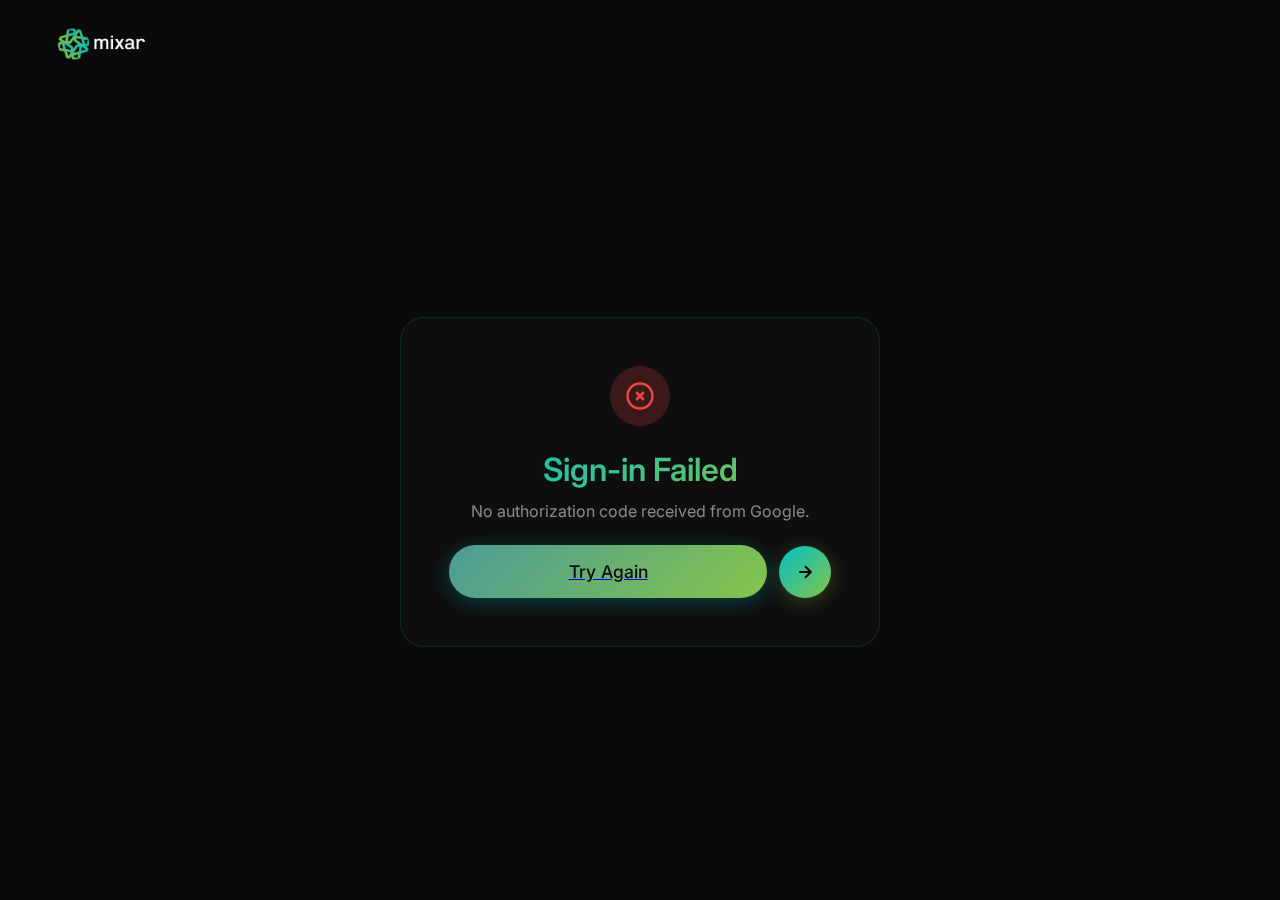
<file: pages/google-callback.html>
<!DOCTYPE html>
<html lang="en">
<head>
    <meta charset="UTF-8">
    <meta name="viewport" content="width=device-width, initial-scale=1.0">
    <title>Signing in... - Mixar</title>
    <link rel="stylesheet" href="../css/styles.css">
    <link href="https://fonts.googleapis.com/css2?family=Inter:wght@300;400;500;600;700&display=swap" rel="stylesheet">
</head>
<body>
    <!-- Navigation -->
    <nav class="nav">
        <a href="../index.html" class="nav-brand">
            <img src="../assets/Logo-Primary_light.png" alt="Mixar" class="brand-logo">
        </a>
    </nav>

    <!-- Callback Container -->
    <main class="page-container">
        <div class="card" id="loadingCard">
            <div style="text-align: center; padding: 2rem 0;">
                <div class="spinner" style="margin: 0 auto 1.5rem;"></div>
                <h2 class="card-title">Signing you in...</h2>
                <p class="card-subtitle">Please wait while we complete your Google sign-in.</p>
            </div>
        </div>

        <div class="card" id="errorCard" style="display: none;">
            <div style="text-align: center;">
                <div style="width: 60px; height: 60px; margin: 0 auto 1.5rem; border-radius: 50%; background: rgba(239, 68, 68, 0.2); display: flex; align-items: center; justify-content: center;">
                    <svg width="30" height="30" viewBox="0 0 24 24" fill="none" stroke="#ef4444" stroke-width="2">
                        <circle cx="12" cy="12" r="10"/>
                        <line x1="15" y1="9" x2="9" y2="15"/>
                        <line x1="9" y1="9" x2="15" y2="15"/>
                    </svg>
                </div>
                <h2 class="card-title">Sign-in Failed</h2>
                <p class="card-subtitle" id="errorMessage">An error occurred during sign-in.</p>
                <a href="login.html" class="btn" style="margin-top: 1.5rem; display: inline-flex;">
                    <span class="btn-text">Try Again</span>
                    <span class="btn-arrow">
                        <svg width="20" height="20" viewBox="0 0 24 24" fill="none" stroke="currentColor" stroke-width="2.5">
                            <path d="M5 12h14M12 5l7 7-7 7"/>
                        </svg>
                    </span>
                </a>
            </div>
        </div>
    </main>

    <script src="../js/config.js"></script>
    <script src="../js/auth.js"></script>
    <script>
        // Handle Google OAuth callback
        async function handleCallback() {
            const urlParams = new URLSearchParams(window.location.search);
            const code = urlParams.get('code');
            const error = urlParams.get('error');

            if (error) {
                showError('Google sign-in was cancelled or denied.');
                return;
            }

            if (!code) {
                showError('No authorization code received from Google.');
                return;
            }

            try {
                await auth.handleGoogleCallback(code);
                // Success - redirect to dashboard
                window.location.href = CONFIG.ROUTES.DASHBOARD;
            } catch (err) {
                showError(err.message || 'Failed to complete Google sign-in.');
            }
        }

        function showError(message) {
            document.getElementById('loadingCard').style.display = 'none';
            document.getElementById('errorCard').style.display = 'block';
            document.getElementById('errorMessage').textContent = message;
        }

        // Start callback handling
        handleCallback();
    </script>
</body>
</html>
</file>
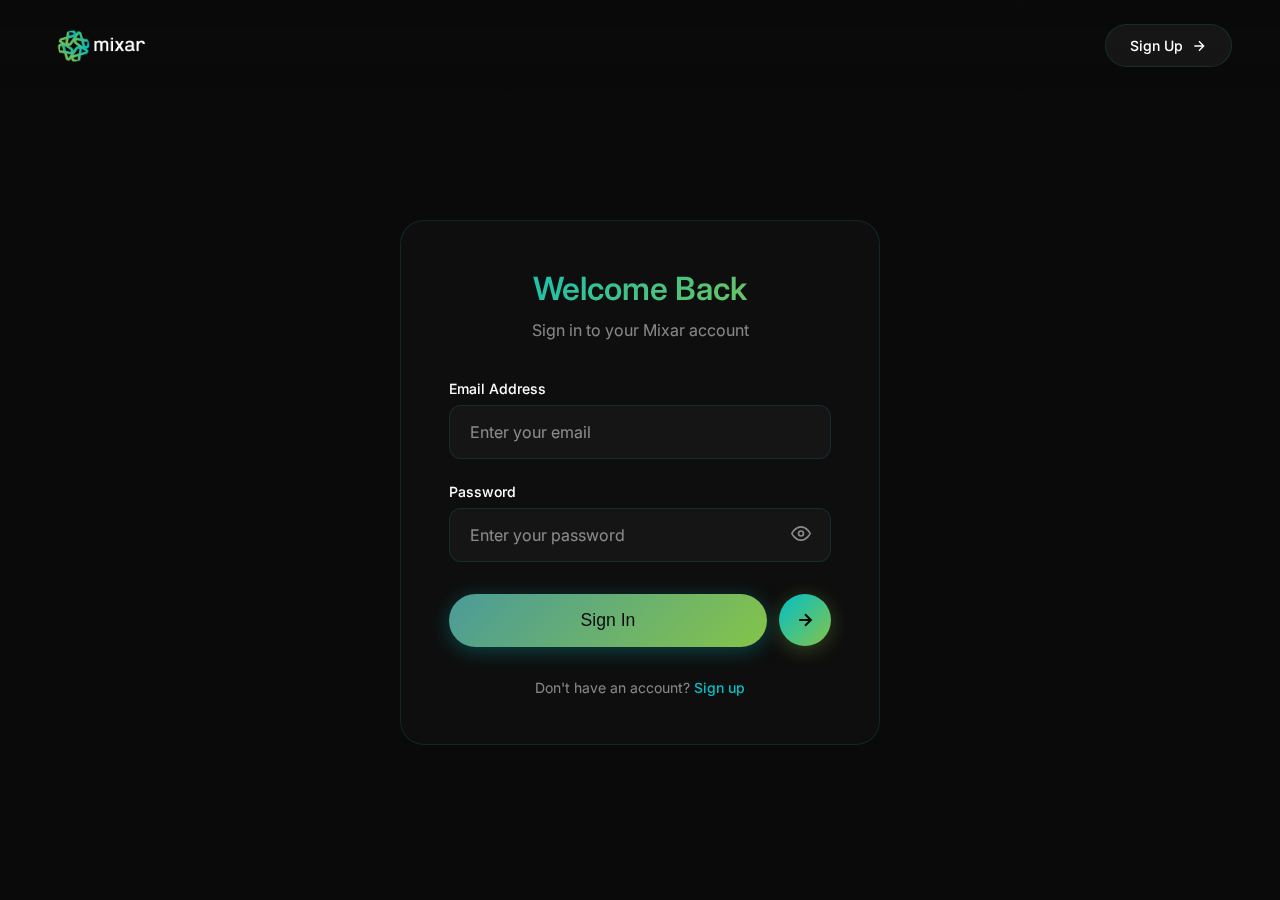
<file: pages/login.html>
<!DOCTYPE html>
<html lang="en">
<head>
    <meta charset="UTF-8">
    <meta name="viewport" content="width=device-width, initial-scale=1.0">
    <title>Login - Mixar Dashboard</title>
    <link rel="stylesheet" href="../css/styles.css">
    <link href="https://fonts.googleapis.com/css2?family=Inter:wght@300;400;500;600;700&display=swap" rel="stylesheet">
</head>
<body>
    <!-- Navigation -->
    <nav class="nav">
        <a href="../index.html" class="nav-brand">
            <img src="../assets/Logo-Primary_light.png" alt="Mixar" class="brand-logo">
        </a>
        <div class="nav-links">
            <a href="signup.html" class="nav-link">
                <span>Sign Up</span>
                <svg width="16" height="16" viewBox="0 0 24 24" fill="none" stroke="currentColor" stroke-width="2">
                    <path d="M5 12h14M12 5l7 7-7 7"/>
                </svg>
            </a>
        </div>
    </nav>

    <!-- Login Form -->
    <main class="page-container">
        <div class="card">
            <div class="card-header">
                <h1 class="card-title">Welcome Back</h1>
                <p class="card-subtitle">Sign in to your Mixar account</p>
            </div>

            <form class="form" id="loginForm">
                <div class="form-group">
                    <label for="email" class="form-label">Email Address</label>
                    <input
                        type="email"
                        id="email"
                        name="email"
                        class="form-input"
                        placeholder="Enter your email"
                        required
                        autocomplete="email"
                    >
                </div>

                <div class="form-group">
                    <label for="password" class="form-label">Password</label>
                    <div class="password-input-container">
                        <input
                            type="password"
                            id="password"
                            name="password"
                            class="form-input"
                            placeholder="Enter your password"
                            required
                            autocomplete="current-password"
                        >
                        <button type="button" class="password-toggle" onclick="togglePassword()">
                            <svg id="eyeIcon" width="20" height="20" viewBox="0 0 24 24" fill="none" stroke="currentColor" stroke-width="2">
                                <path d="M1 12s4-8 11-8 11 8 11 8-4 8-11 8-11-8-11-8z"/>
                                <circle cx="12" cy="12" r="3"/>
                            </svg>
                        </button>
                    </div>
                </div>

                <div class="form-error" id="formError"></div>

                <button type="submit" class="btn" id="submitBtn">
                    <span class="btn-text" id="btnText">Sign In</span>
                    <span class="btn-arrow">
                        <svg width="20" height="20" viewBox="0 0 24 24" fill="none" stroke="currentColor" stroke-width="2.5">
                            <path d="M5 12h14M12 5l7 7-7 7"/>
                        </svg>
                    </span>
                </button>

                <div class="divider" style="display: none;">
                    <span>or</span>
                </div>

                <button type="button" class="btn-google" id="googleBtn" onclick="handleGoogleLogin()" style="display: none;">
                    <svg width="20" height="20" viewBox="0 0 24 24">
                        <path fill="#4285F4" d="M22.56 12.25c0-.78-.07-1.53-.2-2.25H12v4.26h5.92c-.26 1.37-1.04 2.53-2.21 3.31v2.77h3.57c2.08-1.92 3.28-4.74 3.28-8.09z"/>
                        <path fill="#34A853" d="M12 23c2.97 0 5.46-.98 7.28-2.66l-3.57-2.77c-.98.66-2.23 1.06-3.71 1.06-2.86 0-5.29-1.93-6.16-4.53H2.18v2.84C3.99 20.53 7.7 23 12 23z"/>
                        <path fill="#FBBC05" d="M5.84 14.09c-.22-.66-.35-1.36-.35-2.09s.13-1.43.35-2.09V7.07H2.18C1.43 8.55 1 10.22 1 12s.43 3.45 1.18 4.93l2.85-2.22.81-.62z"/>
                        <path fill="#EA4335" d="M12 5.38c1.62 0 3.06.56 4.21 1.64l3.15-3.15C17.45 2.09 14.97 1 12 1 7.7 1 3.99 3.47 2.18 7.07l3.66 2.84c.87-2.6 3.3-4.53 6.16-4.53z"/>
                    </svg>
                    <span id="googleBtnText">Continue with Google</span>
                </button>
            </form>

            <p class="form-footer">
                Don't have an account? <a href="signup.html">Sign up</a>
            </p>
        </div>
    </main>

    <script src="../js/config.js"></script>
    <script src="../js/auth.js"></script>
    <script>
        // Redirect if already logged in
        auth.redirectIfAuthenticated();

        // Toggle password visibility
        function togglePassword() {
            const passwordInput = document.getElementById('password');
            const eyeIcon = document.getElementById('eyeIcon');

            if (passwordInput.type === 'password') {
                passwordInput.type = 'text';
                eyeIcon.innerHTML = '<path d="M17.94 17.94A10.07 10.07 0 0 1 12 20c-7 0-11-8-11-8a18.45 18.45 0 0 1 5.06-5.94M9.9 4.24A9.12 9.12 0 0 1 12 4c7 0 11 8 11 8a18.5 18.5 0 0 1-2.16 3.19m-6.72-1.07a3 3 0 1 1-4.24-4.24"/><line x1="1" y1="1" x2="23" y2="23"/>';
            } else {
                passwordInput.type = 'password';
                eyeIcon.innerHTML = '<path d="M1 12s4-8 11-8 11 8 11 8-4 8-11 8-11-8-11-8z"/><circle cx="12" cy="12" r="3"/>';
            }
        }

        // Handle login form submission
        document.getElementById('loginForm').addEventListener('submit', async function(e) {
            e.preventDefault();

            const submitBtn = document.getElementById('submitBtn');
            const btnText = document.getElementById('btnText');
            const formError = document.getElementById('formError');

            const email = document.getElementById('email').value;
            const password = document.getElementById('password').value;

            // Clear previous errors
            formError.classList.remove('show');
            formError.textContent = '';

            // Show loading state
            btnText.textContent = 'Signing in...';
            submitBtn.disabled = true;

            try {
                await auth.login(email, password);
                window.location.href = CONFIG.ROUTES.DASHBOARD;
            } catch (error) {
                formError.textContent = error.message;
                formError.classList.add('show');
                btnText.textContent = 'Sign In';
                submitBtn.disabled = false;
            }
        });

        // Handle Google login
        async function handleGoogleLogin() {
            const googleBtn = document.getElementById('googleBtn');
            const googleBtnText = document.getElementById('googleBtnText');
            const formError = document.getElementById('formError');

            formError.classList.remove('show');
            googleBtnText.textContent = 'Redirecting...';
            googleBtn.disabled = true;

            try {
                await auth.loginWithGoogle();
            } catch (error) {
                formError.textContent = error.message;
                formError.classList.add('show');
                googleBtnText.textContent = 'Continue with Google';
                googleBtn.disabled = false;
            }
        }
    </script>
</body>
</html>
</file>
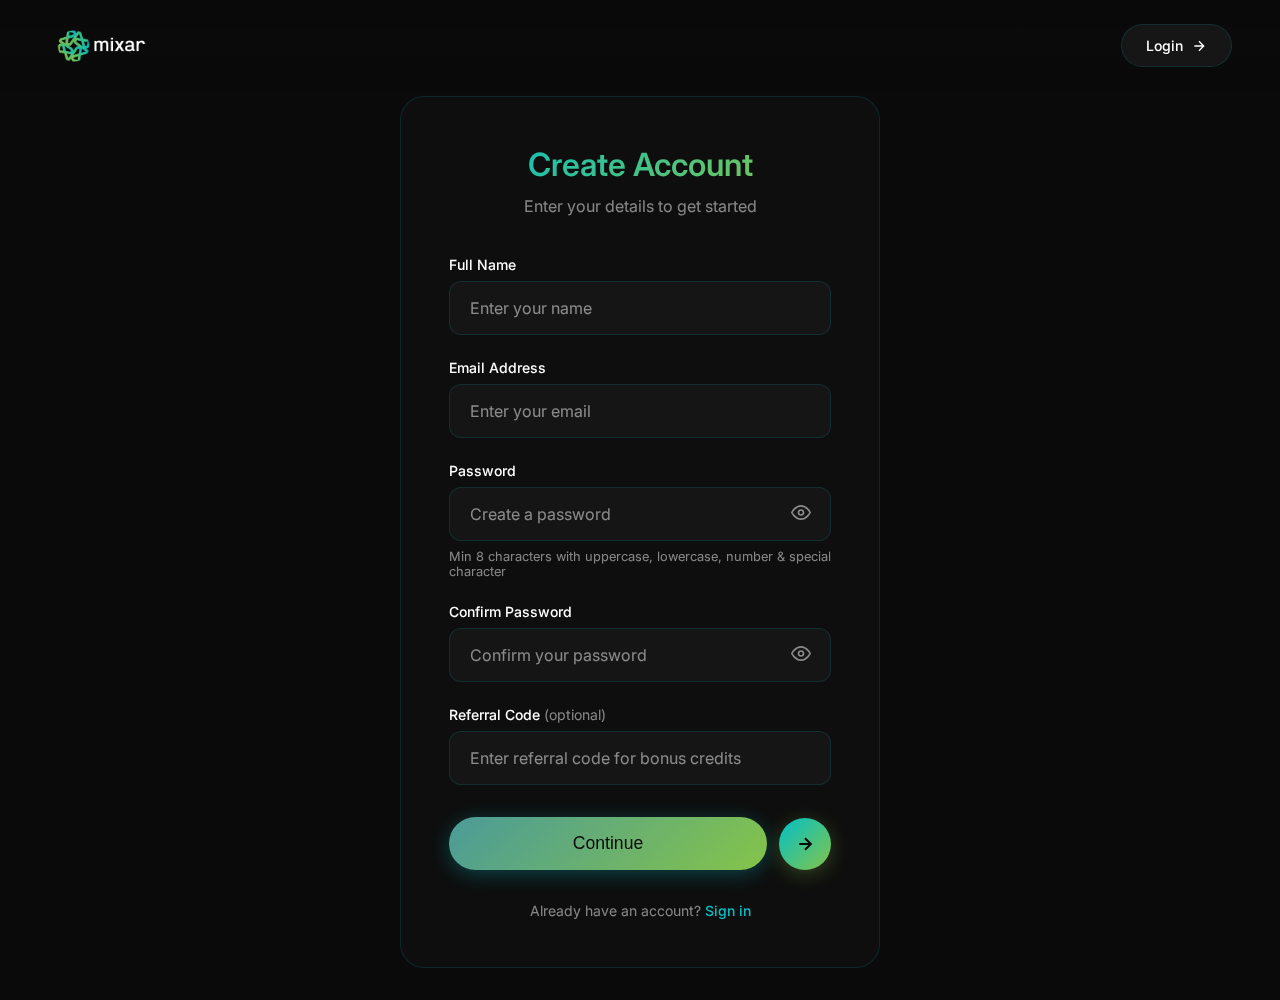
<file: pages/signup.html>
<!DOCTYPE html>
<html lang="en">
<head>
    <meta charset="UTF-8">
    <meta name="viewport" content="width=device-width, initial-scale=1.0">
    <title>Sign Up - Mixar Dashboard</title>
    <link rel="stylesheet" href="../css/styles.css">
    <link href="https://fonts.googleapis.com/css2?family=Inter:wght@300;400;500;600;700&display=swap" rel="stylesheet">
</head>
<body>
    <!-- Navigation -->
    <nav class="nav">
        <a href="../index.html" class="nav-brand">
            <img src="../assets/Logo-Primary_light.png" alt="Mixar" class="brand-logo">
        </a>
        <div class="nav-links">
            <a href="login.html" class="nav-link">
                <span>Login</span>
                <svg width="16" height="16" viewBox="0 0 24 24" fill="none" stroke="currentColor" stroke-width="2">
                    <path d="M5 12h14M12 5l7 7-7 7"/>
                </svg>
            </a>
        </div>
    </nav>

    <!-- Signup Container -->
    <main class="page-container">
        <!-- Step 1: Email & Basic Info -->
        <div class="card" id="step1Card">
            <div class="card-header">
                <h1 class="card-title">Create Account</h1>
                <p class="card-subtitle">Enter your details to get started</p>
            </div>

            <form class="form" id="step1Form">
                <div class="form-group">
                    <label for="name" class="form-label">Full Name</label>
                    <input
                        type="text"
                        id="name"
                        name="name"
                        class="form-input"
                        placeholder="Enter your name"
                        required
                    >
                </div>

                <div class="form-group">
                    <label for="email" class="form-label">Email Address</label>
                    <input
                        type="email"
                        id="email"
                        name="email"
                        class="form-input"
                        placeholder="Enter your email"
                        required
                    >
                </div>

                <div class="form-group">
                    <label for="password" class="form-label">Password</label>
                    <div class="password-input-container">
                        <input
                            type="password"
                            id="password"
                            name="password"
                            class="form-input"
                            placeholder="Create a password"
                            required
                            minlength="8"
                        >
                        <button type="button" class="password-toggle" onclick="togglePassword('password')">
                            <svg class="eye-icon" width="20" height="20" viewBox="0 0 24 24" fill="none" stroke="currentColor" stroke-width="2">
                                <path d="M1 12s4-8 11-8 11 8 11 8-4 8-11 8-11-8-11-8z"/>
                                <circle cx="12" cy="12" r="3"/>
                            </svg>
                        </button>
                    </div>
                    <small style="color: var(--text-secondary); font-size: 0.8rem;">
                        Min 8 characters with uppercase, lowercase, number & special character
                    </small>
                </div>

                <div class="form-group">
                    <label for="confirmPassword" class="form-label">Confirm Password</label>
                    <div class="password-input-container">
                        <input
                            type="password"
                            id="confirmPassword"
                            name="confirmPassword"
                            class="form-input"
                            placeholder="Confirm your password"
                            required
                        >
                        <button type="button" class="password-toggle" onclick="togglePassword('confirmPassword')">
                            <svg class="eye-icon" width="20" height="20" viewBox="0 0 24 24" fill="none" stroke="currentColor" stroke-width="2">
                                <path d="M1 12s4-8 11-8 11 8 11 8-4 8-11 8-11-8-11-8z"/>
                                <circle cx="12" cy="12" r="3"/>
                            </svg>
                        </button>
                    </div>
                </div>

                <div class="form-group">
                    <label for="referralCode" class="form-label">Referral Code <span style="color: var(--text-secondary); font-weight: 400;">(optional)</span></label>
                    <input
                        type="text"
                        id="referralCode"
                        name="referralCode"
                        class="form-input"
                        placeholder="Enter referral code for bonus credits"
                    >
                </div>

                <div class="form-error" id="step1Error"></div>

                <button type="submit" class="btn" id="step1Btn">
                    <span class="btn-text" id="step1BtnText">Continue</span>
                    <span class="btn-arrow">
                        <svg width="20" height="20" viewBox="0 0 24 24" fill="none" stroke="currentColor" stroke-width="2.5">
                            <path d="M5 12h14M12 5l7 7-7 7"/>
                        </svg>
                    </span>
                </button>

                <div class="divider" style="display: none;">
                    <span>or</span>
                </div>

                <button type="button" class="btn-google" id="googleBtn" onclick="handleGoogleSignup()" style="display: none;">
                    <svg width="20" height="20" viewBox="0 0 24 24">
                        <path fill="#4285F4" d="M22.56 12.25c0-.78-.07-1.53-.2-2.25H12v4.26h5.92c-.26 1.37-1.04 2.53-2.21 3.31v2.77h3.57c2.08-1.92 3.28-4.74 3.28-8.09z"/>
                        <path fill="#34A853" d="M12 23c2.97 0 5.46-.98 7.28-2.66l-3.57-2.77c-.98.66-2.23 1.06-3.71 1.06-2.86 0-5.29-1.93-6.16-4.53H2.18v2.84C3.99 20.53 7.7 23 12 23z"/>
                        <path fill="#FBBC05" d="M5.84 14.09c-.22-.66-.35-1.36-.35-2.09s.13-1.43.35-2.09V7.07H2.18C1.43 8.55 1 10.22 1 12s.43 3.45 1.18 4.93l2.85-2.22.81-.62z"/>
                        <path fill="#EA4335" d="M12 5.38c1.62 0 3.06.56 4.21 1.64l3.15-3.15C17.45 2.09 14.97 1 12 1 7.7 1 3.99 3.47 2.18 7.07l3.66 2.84c.87-2.6 3.3-4.53 6.16-4.53z"/>
                    </svg>
                    <span id="googleBtnText">Continue with Google</span>
                </button>
            </form>

            <p class="form-footer">
                Already have an account? <a href="login.html">Sign in</a>
            </p>
        </div>

        <!-- Step 2: OTP Verification -->
        <div class="card" id="step2Card" style="display: none;">
            <div class="card-header">
                <h1 class="card-title">Verify Email</h1>
                <p class="card-subtitle">Enter the 6-digit code sent to <span id="otpEmail"></span></p>
            </div>

            <form class="form" id="step2Form">
                <div class="form-group">
                    <label class="form-label" style="text-align: center;">Verification Code</label>
                    <div class="otp-container">
                        <input type="text" class="otp-input" maxlength="1" data-index="0" inputmode="numeric">
                        <input type="text" class="otp-input" maxlength="1" data-index="1" inputmode="numeric">
                        <input type="text" class="otp-input" maxlength="1" data-index="2" inputmode="numeric">
                        <input type="text" class="otp-input" maxlength="1" data-index="3" inputmode="numeric">
                        <input type="text" class="otp-input" maxlength="1" data-index="4" inputmode="numeric">
                        <input type="text" class="otp-input" maxlength="1" data-index="5" inputmode="numeric">
                    </div>
                </div>

                <div class="form-error" id="step2Error"></div>

                <button type="submit" class="btn" id="step2Btn">
                    <span class="btn-text" id="step2BtnText">Verify & Create Account</span>
                    <span class="btn-arrow">
                        <svg width="20" height="20" viewBox="0 0 24 24" fill="none" stroke="currentColor" stroke-width="2.5">
                            <path d="M5 12h14M12 5l7 7-7 7"/>
                        </svg>
                    </span>
                </button>

                <div class="resend-otp">
                    <button type="button" class="resend-btn" id="resendBtn" disabled>
                        Resend code in <span id="countdown">60</span>s
                    </button>
                </div>
            </form>

            <p class="form-footer">
                <a href="#" onclick="goBack(); return false;">← Back to previous step</a>
            </p>
        </div>

        <!-- Success State -->
        <div class="card" id="successCard" style="display: none;">
            <div style="text-align: center;">
                <div style="width: 80px; height: 80px; margin: 0 auto 1.5rem; border-radius: 50%; background: linear-gradient(135deg, var(--primary-cyan) 0%, var(--primary-green) 100%); display: flex; align-items: center; justify-content: center; animation: scaleIn 0.5s ease forwards;">
                    <svg width="40" height="40" viewBox="0 0 24 24" fill="none" stroke="#0a0a0a" stroke-width="3">
                        <path d="M20 6L9 17l-5-5"/>
                    </svg>
                </div>
                <h2 class="card-title">Welcome to Mixar!</h2>
                <p class="card-subtitle" style="margin-bottom: 2rem;">Your account has been created successfully.</p>
                <a href="dashboard.html" class="btn-secondary" style="display: inline-flex;">
                    Go to Dashboard
                    <svg width="18" height="18" viewBox="0 0 24 24" fill="none" stroke="currentColor" stroke-width="2">
                        <path d="M5 12h14M12 5l7 7-7 7"/>
                    </svg>
                </a>
            </div>
        </div>
    </main>

    <script src="../js/config.js"></script>
    <script src="../js/auth.js"></script>
    <script>
        // Redirect if already logged in
        auth.redirectIfAuthenticated();

        // Store form data between steps
        let signupData = { name: '', email: '', password: '', referralCode: '' };
        let countdownInterval = null;

        // Toggle password visibility
        function togglePassword(inputId) {
            const input = document.getElementById(inputId);
            const icon = input.parentElement.querySelector('.eye-icon');

            if (input.type === 'password') {
                input.type = 'text';
                icon.innerHTML = '<path d="M17.94 17.94A10.07 10.07 0 0 1 12 20c-7 0-11-8-11-8a18.45 18.45 0 0 1 5.06-5.94M9.9 4.24A9.12 9.12 0 0 1 12 4c7 0 11 8 11 8a18.5 18.5 0 0 1-2.16 3.19m-6.72-1.07a3 3 0 1 1-4.24-4.24"/><line x1="1" y1="1" x2="23" y2="23"/>';
            } else {
                input.type = 'password';
                icon.innerHTML = '<path d="M1 12s4-8 11-8 11 8 11 8-4 8-11 8-11-8-11-8z"/><circle cx="12" cy="12" r="3"/>';
            }
        }

        // Password validation
        function validatePassword(password) {
            const errors = [];
            if (password.length < 8) errors.push('at least 8 characters');
            if (!/[A-Z]/.test(password)) errors.push('one uppercase letter');
            if (!/[a-z]/.test(password)) errors.push('one lowercase letter');
            if (!/[0-9]/.test(password)) errors.push('one number');
            if (!/[!@#$%^&*(),.?":{}|<>]/.test(password)) errors.push('one special character');
            return errors;
        }

        // Step 1: Email & Basic Info
        document.getElementById('step1Form').addEventListener('submit', async function(e) {
            e.preventDefault();

            const btn = document.getElementById('step1Btn');
            const btnText = document.getElementById('step1BtnText');
            const error = document.getElementById('step1Error');

            const name = document.getElementById('name').value.trim();
            const email = document.getElementById('email').value.trim();
            const password = document.getElementById('password').value;
            const confirmPassword = document.getElementById('confirmPassword').value;
            const referralCode = document.getElementById('referralCode').value.trim();

            // Clear errors
            error.classList.remove('show');

            // Validate passwords match
            if (password !== confirmPassword) {
                error.textContent = 'Passwords do not match';
                error.classList.add('show');
                return;
            }

            // Validate password strength
            const pwdErrors = validatePassword(password);
            if (pwdErrors.length > 0) {
                error.textContent = 'Password must contain ' + pwdErrors.join(', ');
                error.classList.add('show');
                return;
            }

            // Store data
            signupData = { name, email, password, referralCode };

            // Show loading
            btnText.textContent = 'Sending code...';
            btn.disabled = true;

            try {
                await auth.sendSignupOTP(signupData.email, signupData.password, signupData.name, signupData.referralCode);

                // Show step 2
                document.getElementById('step1Card').style.display = 'none';
                document.getElementById('step2Card').style.display = 'block';
                document.getElementById('otpEmail').textContent = email;

                // Start countdown
                startCountdown();

                // Focus first OTP input
                document.querySelector('.otp-input').focus();
            } catch (err) {
                error.textContent = err.message;
                error.classList.add('show');
                btnText.textContent = 'Continue';
                btn.disabled = false;
            }
        });

        // OTP Input handling
        document.querySelectorAll('.otp-input').forEach((input, index, inputs) => {
            input.addEventListener('input', function(e) {
                const value = e.target.value;

                // Only allow numbers
                e.target.value = value.replace(/[^0-9]/g, '');

                // Move to next input
                if (value && index < inputs.length - 1) {
                    inputs[index + 1].focus();
                }
            });

            input.addEventListener('keydown', function(e) {
                // Move back on backspace
                if (e.key === 'Backspace' && !e.target.value && index > 0) {
                    inputs[index - 1].focus();
                }
            });

            // Handle paste
            input.addEventListener('paste', function(e) {
                e.preventDefault();
                const paste = (e.clipboardData || window.clipboardData).getData('text');
                const digits = paste.replace(/[^0-9]/g, '').split('');

                inputs.forEach((inp, i) => {
                    if (digits[i]) inp.value = digits[i];
                });

                const lastIndex = Math.min(digits.length - 1, inputs.length - 1);
                if (lastIndex >= 0) inputs[lastIndex].focus();
            });
        });

        // Step 2: OTP Verification
        document.getElementById('step2Form').addEventListener('submit', async function(e) {
            e.preventDefault();

            const btn = document.getElementById('step2Btn');
            const btnText = document.getElementById('step2BtnText');
            const error = document.getElementById('step2Error');

            // Get OTP code
            const otpInputs = document.querySelectorAll('.otp-input');
            const otpCode = Array.from(otpInputs).map(i => i.value).join('');

            if (otpCode.length !== 6) {
                error.textContent = 'Please enter the 6-digit code';
                error.classList.add('show');
                return;
            }

            // Clear errors
            error.classList.remove('show');

            // Show loading
            btnText.textContent = 'Verifying...';
            btn.disabled = true;

            try {
                await auth.verifySignupOTP(
                    signupData.email,
                    otpCode,
                    signupData.password,
                    signupData.name,
                    signupData.referralCode
                );

                // Show success
                document.getElementById('step2Card').style.display = 'none';
                document.getElementById('successCard').style.display = 'block';

                // Clear countdown
                if (countdownInterval) clearInterval(countdownInterval);
            } catch (err) {
                error.textContent = err.message;
                error.classList.add('show');
                btnText.textContent = 'Verify & Create Account';
                btn.disabled = false;

                // Clear OTP inputs
                otpInputs.forEach(i => i.value = '');
                otpInputs[0].focus();
            }
        });

        // Countdown for resend
        function startCountdown() {
            let seconds = 60;
            const resendBtn = document.getElementById('resendBtn');
            const countdown = document.getElementById('countdown');

            resendBtn.disabled = true;

            if (countdownInterval) clearInterval(countdownInterval);

            countdownInterval = setInterval(() => {
                seconds--;
                countdown.textContent = seconds;

                if (seconds <= 0) {
                    clearInterval(countdownInterval);
                    resendBtn.disabled = false;
                    resendBtn.innerHTML = 'Resend code';
                }
            }, 1000);
        }

        // Resend OTP
        document.getElementById('resendBtn').addEventListener('click', async function() {
            const btn = this;
            const error = document.getElementById('step2Error');

            btn.disabled = true;
            btn.textContent = 'Sending...';
            error.classList.remove('show');

            try {
                await auth.sendSignupOTP(signupData.email, signupData.password, signupData.name, signupData.referralCode);
                startCountdown();
            } catch (err) {
                error.textContent = err.message;
                error.classList.add('show');
                btn.disabled = false;
                btn.textContent = 'Resend code';
            }
        });

        // Go back to step 1
        function goBack() {
            document.getElementById('step2Card').style.display = 'none';
            document.getElementById('step1Card').style.display = 'block';

            // Reset step 1 button
            document.getElementById('step1BtnText').textContent = 'Continue';
            document.getElementById('step1Btn').disabled = false;

            // Clear countdown
            if (countdownInterval) clearInterval(countdownInterval);
        }

        // Handle Google signup
        async function handleGoogleSignup() {
            const googleBtn = document.getElementById('googleBtn');
            const googleBtnText = document.getElementById('googleBtnText');
            const error = document.getElementById('step1Error');

            error.classList.remove('show');
            googleBtnText.textContent = 'Redirecting...';
            googleBtn.disabled = true;

            try {
                await auth.loginWithGoogle();
            } catch (err) {
                error.textContent = err.message;
                error.classList.add('show');
                googleBtnText.textContent = 'Continue with Google';
                googleBtn.disabled = false;
            }
        }
    </script>
</body>
</html>
</file>
<file: css/styles.css>
/* Mixar Dashboard - Base Styles */
* {
    margin: 0;
    padding: 0;
    box-sizing: border-box;
}

:root {
    --primary-cyan: #00C0C7;
    --primary-green: #85C449;
    --dark-teal: #006064;
    --teal: #4B9B99;
    --bg-dark: #0a0a0a;
    --bg-card: rgba(255, 255, 255, 0.02);
    --text-primary: #ffffff;
    --text-secondary: rgba(255, 255, 255, 0.5);
    --border-color: rgba(0, 192, 199, 0.15);
    --error-color: #ef4444;
    --success-color: #22c55e;
}

html { scroll-behavior: smooth; }

body {
    font-family: 'Inter', -apple-system, BlinkMacSystemFont, sans-serif;
    background: var(--bg-dark);
    color: var(--text-primary);
    min-height: 100vh;
    overflow-x: hidden;
    -webkit-font-smoothing: antialiased;
}

.nav {
    position: fixed;
    top: 0;
    left: 0;
    width: 100%;
    display: flex;
    justify-content: space-between;
    align-items: center;
    padding: 1.5rem 3rem;
    z-index: 100;
    background: linear-gradient(180deg, rgba(10, 10, 10, 0.95) 0%, rgba(10, 10, 10, 0.8) 100%);
    backdrop-filter: blur(10px);
}

.nav-brand {
    display: flex;
    align-items: center;
    text-decoration: none;
}

.brand-logo { height: 40px; width: auto; }

.nav-links { display: flex; align-items: center; gap: 1rem; }

.nav-link {
    display: flex;
    align-items: center;
    gap: 0.5rem;
    padding: 0.75rem 1.5rem;
    background: rgba(255, 255, 255, 0.05);
    border: 1px solid var(--border-color);
    border-radius: 100px;
    color: var(--text-primary);
    text-decoration: none;
    font-size: 0.875rem;
    font-weight: 500;
    transition: all 0.3s ease;
    cursor: pointer;
}

.nav-link:hover {
    background: var(--primary-cyan);
    border-color: var(--primary-cyan);
    color: var(--bg-dark);
}

.user-menu { display: flex; align-items: center; gap: 1rem; }

.user-credits {
    display: flex;
    align-items: center;
    gap: 0.5rem;
    padding: 0.5rem 1rem;
    background: rgba(133, 196, 73, 0.1);
    border: 1px solid rgba(133, 196, 73, 0.3);
    border-radius: 100px;
    font-size: 0.875rem;
    color: var(--primary-green);
}

.user-avatar {
    width: 40px;
    height: 40px;
    border-radius: 50%;
    background: linear-gradient(135deg, var(--primary-cyan) 0%, var(--primary-green) 100%);
    display: flex;
    align-items: center;
    justify-content: center;
    font-weight: 600;
    color: var(--bg-dark);
}

.page-container {
    min-height: 100vh;
    display: flex;
    align-items: center;
    justify-content: center;
    padding: 6rem 2rem 2rem;
}

.card {
    width: 100%;
    max-width: 480px;
    background: var(--bg-card);
    border: 1px solid var(--border-color);
    border-radius: 24px;
    padding: 3rem;
    backdrop-filter: blur(20px);
    animation: fadeUp 0.6s ease forwards;
}

.card-header { text-align: center; margin-bottom: 2.5rem; }

.card-title {
    font-size: 2rem;
    font-weight: 600;
    margin-bottom: 0.75rem;
    background: linear-gradient(135deg, var(--primary-cyan) 0%, var(--primary-green) 100%);
    -webkit-background-clip: text;
    -webkit-text-fill-color: transparent;
    background-clip: text;
}

.card-subtitle { font-size: 1rem; color: var(--text-secondary); }

.form { display: flex; flex-direction: column; gap: 1.5rem; }

.form-group { display: flex; flex-direction: column; gap: 0.5rem; }

.form-label { font-size: 0.875rem; font-weight: 500; color: var(--text-primary); }

.form-input {
    width: 100%;
    padding: 1rem 1.25rem;
    font-family: inherit;
    font-size: 1rem;
    color: var(--text-primary);
    background: rgba(255, 255, 255, 0.03);
    border: 1px solid var(--border-color);
    border-radius: 12px;
    outline: none;
    transition: all 0.3s ease;
}

.form-input::placeholder { color: var(--text-secondary); }
.form-input:focus { border-color: var(--primary-cyan); box-shadow: 0 0 0 3px rgba(0, 192, 199, 0.1); }
.form-input:disabled { opacity: 0.6; cursor: not-allowed; }

.password-input-container { position: relative; }

.password-toggle {
    position: absolute;
    right: 1rem;
    top: 50%;
    transform: translateY(-50%);
    background: none;
    border: none;
    color: var(--text-secondary);
    cursor: pointer;
    padding: 0.25rem;
    transition: color 0.3s ease;
}

.password-toggle:hover { color: var(--primary-cyan); }

.otp-container { display: flex; gap: 0.75rem; justify-content: center; }

.otp-input {
    width: 52px;
    height: 60px;
    text-align: center;
    font-size: 1.5rem;
    font-weight: 600;
    background: rgba(255, 255, 255, 0.03);
    border: 1px solid var(--border-color);
    border-radius: 12px;
    color: var(--text-primary);
    outline: none;
    transition: all 0.3s ease;
}

.otp-input:focus { border-color: var(--primary-cyan); box-shadow: 0 0 0 3px rgba(0, 192, 199, 0.1); }

.form-error, .form-success {
    display: none;
    padding: 0.875rem 1rem;
    border-radius: 12px;
    font-size: 0.875rem;
    text-align: center;
}

.form-error {
    background: rgba(239, 68, 68, 0.1);
    border: 1px solid rgba(239, 68, 68, 0.3);
    color: var(--error-color);
}

.form-success {
    background: rgba(34, 197, 94, 0.1);
    border: 1px solid rgba(34, 197, 94, 0.3);
    color: var(--success-color);
}

.form-error.show, .form-success.show { display: block; }

.btn {
    display: inline-flex;
    align-items: center;
    justify-content: center;
    gap: 0.75rem;
    width: 100%;
    padding: 0;
    margin-top: 0.5rem;
    background: none;
    border: none;
    cursor: pointer;
    transition: all 0.3s ease;
}

.btn:hover:not(:disabled) { transform: translateY(-2px); }
.btn:disabled { opacity: 0.7; cursor: not-allowed; }

.btn-text {
    flex: 1;
    display: inline-flex;
    align-items: center;
    justify-content: center;
    padding: 1rem 2rem;
    font-family: inherit;
    font-size: 1.1rem;
    font-weight: 500;
    color: var(--bg-dark);
    background: linear-gradient(135deg, var(--teal) 0%, var(--primary-green) 100%);
    border-radius: 100px;
    box-shadow: 0 4px 20px rgba(0, 192, 199, 0.3);
    transition: all 0.3s ease;
}

.btn:hover .btn-text { box-shadow: 0 8px 30px rgba(0, 192, 199, 0.4); }

.btn-arrow {
    display: inline-flex;
    align-items: center;
    justify-content: center;
    width: 52px;
    height: 52px;
    background: linear-gradient(135deg, var(--primary-cyan) 0%, var(--primary-green) 100%);
    border-radius: 50%;
    color: var(--bg-dark);
    box-shadow: 0 4px 20px rgba(133, 196, 73, 0.3);
    transition: all 0.3s ease;
}

.btn:hover .btn-arrow { box-shadow: 0 8px 30px rgba(133, 196, 73, 0.4); }
.btn:hover .btn-arrow svg { transform: translateX(3px); }
.btn-arrow svg { transition: transform 0.3s ease; }

.btn-secondary {
    display: inline-flex;
    align-items: center;
    gap: 0.5rem;
    padding: 0.875rem 1.5rem;
    font-family: inherit;
    font-size: 0.95rem;
    font-weight: 500;
    color: var(--text-primary);
    background: rgba(255, 255, 255, 0.05);
    border: 1px solid var(--border-color);
    border-radius: 100px;
    text-decoration: none;
    cursor: pointer;
    transition: all 0.3s ease;
}

.btn-secondary:hover { background: rgba(255, 255, 255, 0.1); border-color: var(--primary-cyan); }

.form-footer { text-align: center; margin-top: 2rem; font-size: 0.875rem; color: var(--text-secondary); }
.form-footer a { color: var(--primary-cyan); text-decoration: none; font-weight: 500; }
.form-footer a:hover { color: var(--primary-green); }

.resend-otp { text-align: center; margin-top: 1rem; }

.resend-btn {
    background: none;
    border: none;
    color: var(--primary-cyan);
    font-size: 0.875rem;
    font-weight: 500;
    cursor: pointer;
}

.resend-btn:disabled { color: var(--text-secondary); cursor: not-allowed; }

@keyframes fadeUp { from { opacity: 0; transform: translateY(40px); } to { opacity: 1; transform: translateY(0); } }
@keyframes fadeIn { to { opacity: 1; } }
@keyframes scaleIn { from { transform: scale(0); opacity: 0; } to { transform: scale(1); opacity: 1; } }

@media (max-width: 768px) {
    .nav { padding: 1rem 1.5rem; }
    .nav-link { padding: 0.5rem 1rem; font-size: 0.8rem; }
    .brand-logo { height: 32px; }
    .card { padding: 2rem 1.5rem; }
    .card-title { font-size: 1.75rem; }
    .btn-text { padding: 0.875rem 1.5rem; font-size: 1rem; }
    .btn-arrow { width: 46px; height: 46px; }
    .otp-input { width: 46px; height: 54px; font-size: 1.25rem; }
}
</file>
<file: css/dashboard.css>
/* Dashboard Page Styles */
.dashboard-container {
    min-height: 100vh;
    padding: 6rem 2rem 2rem;
}

.dashboard-content {
    max-width: 1200px;
    margin: 0 auto;
    animation: fadeUp 0.6s ease forwards;
}

.dashboard-header {
    margin-bottom: 3rem;
}

.dashboard-title {
    font-size: 2.5rem;
    font-weight: 600;
    margin-bottom: 0.5rem;
}

.dashboard-subtitle {
    font-size: 1.1rem;
    color: var(--text-secondary);
}

/* Stats Grid */
.stats-grid {
    display: grid;
    grid-template-columns: repeat(auto-fit, minmax(280px, 1fr));
    gap: 1.5rem;
    margin-bottom: 3rem;
}

.stat-card {
    background: var(--bg-card);
    border: 1px solid var(--border-color);
    border-radius: 20px;
    padding: 2rem;
    backdrop-filter: blur(20px);
    transition: all 0.3s ease;
}

.stat-card:hover {
    border-color: var(--primary-cyan);
    transform: translateY(-4px);
}

.stat-card.highlight {
    background: linear-gradient(135deg, rgba(0, 192, 199, 0.1) 0%, rgba(133, 196, 73, 0.1) 100%);
    border-color: rgba(0, 192, 199, 0.3);
}

.stat-header {
    display: flex;
    align-items: center;
    justify-content: space-between;
    margin-bottom: 1rem;
}

.stat-icon {
    width: 48px;
    height: 48px;
    border-radius: 12px;
    display: flex;
    align-items: center;
    justify-content: center;
    background: rgba(0, 192, 199, 0.1);
    color: var(--primary-cyan);
}

.stat-badge {
    padding: 0.25rem 0.75rem;
    border-radius: 100px;
    font-size: 0.75rem;
    font-weight: 500;
    background: rgba(133, 196, 73, 0.1);
    color: var(--primary-green);
}

.stat-value {
    font-size: 2.5rem;
    font-weight: 700;
    margin-bottom: 0.25rem;
    background: linear-gradient(135deg, var(--primary-cyan) 0%, var(--primary-green) 100%);
    -webkit-background-clip: text;
    -webkit-text-fill-color: transparent;
    background-clip: text;
}

.stat-label {
    font-size: 0.95rem;
    color: var(--text-secondary);
}

/* Usage Section */
.section {
    margin-bottom: 3rem;
}

.section-header {
    display: flex;
    align-items: center;
    justify-content: space-between;
    margin-bottom: 1.5rem;
}

.section-title {
    font-size: 1.5rem;
    font-weight: 600;
}

/* Usage Table */
.usage-table-container {
    background: var(--bg-card);
    border: 1px solid var(--border-color);
    border-radius: 20px;
    overflow: hidden;
    backdrop-filter: blur(20px);
}

.usage-table {
    width: 100%;
    border-collapse: collapse;
}

.usage-table th,
.usage-table td {
    padding: 1rem 1.5rem;
    text-align: left;
}

.usage-table th {
    background: rgba(255, 255, 255, 0.02);
    font-size: 0.875rem;
    font-weight: 500;
    color: var(--text-secondary);
    border-bottom: 1px solid var(--border-color);
}

.usage-table td {
    font-size: 0.95rem;
    border-bottom: 1px solid var(--border-color);
}

.usage-table tr:last-child td {
    border-bottom: none;
}

.usage-table tr:hover td {
    background: rgba(0, 192, 199, 0.05);
}

.usage-type {
    display: flex;
    align-items: center;
    gap: 0.75rem;
}

.usage-type-icon {
    width: 36px;
    height: 36px;
    border-radius: 8px;
    display: flex;
    align-items: center;
    justify-content: center;
    background: rgba(0, 192, 199, 0.1);
    color: var(--primary-cyan);
}

.usage-credits {
    font-weight: 600;
    color: var(--primary-green);
}

.usage-date {
    color: var(--text-secondary);
    font-size: 0.875rem;
}

.usage-status {
    padding: 0.25rem 0.75rem;
    border-radius: 100px;
    font-size: 0.75rem;
    font-weight: 500;
}

.usage-status.completed {
    background: rgba(34, 197, 94, 0.1);
    color: var(--success-color);
}

.usage-status.pending {
    background: rgba(234, 179, 8, 0.1);
    color: #eab308;
}

.usage-status.failed {
    background: rgba(239, 68, 68, 0.1);
    color: var(--error-color);
}

/* Empty State */
.empty-state {
    text-align: center;
    padding: 4rem 2rem;
}

.empty-icon {
    width: 80px;
    height: 80px;
    margin: 0 auto 1.5rem;
    border-radius: 50%;
    display: flex;
    align-items: center;
    justify-content: center;
    background: rgba(255, 255, 255, 0.05);
    color: var(--text-secondary);
}

.empty-title {
    font-size: 1.25rem;
    font-weight: 600;
    margin-bottom: 0.5rem;
}

.empty-message {
    color: var(--text-secondary);
    max-width: 300px;
    margin: 0 auto;
}

/* Account Section */
.account-card {
    background: var(--bg-card);
    border: 1px solid var(--border-color);
    border-radius: 20px;
    padding: 2rem;
    backdrop-filter: blur(20px);
}

.account-info {
    display: flex;
    align-items: center;
    gap: 1.5rem;
    margin-bottom: 2rem;
    padding-bottom: 2rem;
    border-bottom: 1px solid var(--border-color);
}

.account-avatar {
    width: 80px;
    height: 80px;
    border-radius: 50%;
    background: linear-gradient(135deg, var(--primary-cyan) 0%, var(--primary-green) 100%);
    display: flex;
    align-items: center;
    justify-content: center;
    font-size: 2rem;
    font-weight: 600;
    color: var(--bg-dark);
}

.account-details h3 {
    font-size: 1.5rem;
    font-weight: 600;
    margin-bottom: 0.25rem;
}

.account-details p {
    color: var(--text-secondary);
}

.account-actions {
    display: flex;
    gap: 1rem;
    flex-wrap: wrap;
}

/* Loading State */
.loading {
    display: flex;
    align-items: center;
    justify-content: center;
    padding: 4rem;
}

.spinner {
    width: 40px;
    height: 40px;
    border: 3px solid var(--border-color);
    border-top-color: var(--primary-cyan);
    border-radius: 50%;
    animation: spin 1s linear infinite;
}

@keyframes spin {
    to { transform: rotate(360deg); }
}

/* Admin Link */
.admin-link {
    background: rgba(133, 196, 73, 0.1) !important;
    border-color: rgba(133, 196, 73, 0.3) !important;
    color: var(--primary-green) !important;
}

.admin-link:hover {
    background: var(--primary-green) !important;
    border-color: var(--primary-green) !important;
    color: var(--bg-dark) !important;
}

/* Responsive */
@media (max-width: 768px) {
    .dashboard-title { font-size: 2rem; }
    .stats-grid { grid-template-columns: 1fr; }
    .stat-value { font-size: 2rem; }
    .usage-table th, .usage-table td { padding: 0.75rem 1rem; }
    .account-info { flex-direction: column; text-align: center; }
    .account-actions { justify-content: center; }
}
</file>
<file: css/admin.css>
/* Mixar Dashboard - Admin Styles */

/* Referral Card */
.referral-card {
    background: var(--bg-card);
    border: 1px solid var(--border-color);
    border-radius: 16px;
    padding: 1.5rem;
}

.referral-form {
    display: flex;
    gap: 1rem;
    align-items: flex-end;
}

.referral-form .form-group {
    flex: 1;
    margin-bottom: 0;
}

.referral-form .form-input {
    background: rgba(255, 255, 255, 0.05);
}

.referral-result {
    display: flex;
    align-items: center;
    justify-content: space-between;
    margin-top: 1rem;
    padding-top: 1rem;
    border-top: 1px solid var(--border-color);
}

.referral-code-display {
    display: flex;
    align-items: center;
    gap: 0.75rem;
}

.referral-label {
    color: var(--text-secondary);
    font-size: 0.875rem;
}

.referral-code {
    background: rgba(0, 192, 199, 0.1);
    border: 1px solid rgba(0, 192, 199, 0.3);
    padding: 0.5rem 1rem;
    border-radius: 8px;
    font-family: monospace;
    font-size: 1rem;
    color: var(--primary-cyan);
    letter-spacing: 0.05em;
}

.copy-btn {
    background: rgba(255, 255, 255, 0.05);
    border: 1px solid var(--border-color);
    border-radius: 8px;
    padding: 0.5rem;
    cursor: pointer;
    color: var(--text-secondary);
    transition: all 0.3s ease;
}

.copy-btn:hover {
    background: rgba(255, 255, 255, 0.1);
    color: var(--primary-cyan);
}

.referral-credits {
    color: var(--primary-green);
    font-weight: 500;
}

/* User Info in Table */
.user-info {
    display: flex;
    align-items: center;
    gap: 0.75rem;
}

.user-avatar-small {
    width: 32px;
    height: 32px;
    border-radius: 50%;
    background: linear-gradient(135deg, var(--primary-cyan) 0%, var(--primary-green) 100%);
    display: flex;
    align-items: center;
    justify-content: center;
    font-size: 0.75rem;
    font-weight: 600;
    color: var(--bg-dark);
}

.user-name {
    font-weight: 500;
}

.admin-badge {
    background: rgba(133, 196, 73, 0.2);
    color: var(--primary-green);
    padding: 0.125rem 0.5rem;
    border-radius: 100px;
    font-size: 0.7rem;
    font-weight: 600;
    text-transform: uppercase;
    letter-spacing: 0.05em;
}

.user-email {
    color: var(--text-secondary);
    font-size: 0.875rem;
}

.user-credits {
    color: var(--primary-green);
    font-weight: 500;
}

.user-generations {
    color: var(--text-secondary);
}

/* Status Badge */
.status-badge {
    display: inline-flex;
    padding: 0.25rem 0.75rem;
    border-radius: 100px;
    font-size: 0.75rem;
    font-weight: 500;
}

.status-badge.active {
    background: rgba(34, 197, 94, 0.2);
    color: var(--success-color);
}

.status-badge.inactive {
    background: rgba(239, 68, 68, 0.2);
    color: var(--error-color);
}

/* Pagination */
.pagination {
    display: flex;
    align-items: center;
    justify-content: center;
    gap: 1rem;
    margin-top: 1.5rem;
    padding-top: 1.5rem;
    border-top: 1px solid var(--border-color);
}

.pagination-btn {
    display: flex;
    align-items: center;
    gap: 0.5rem;
    padding: 0.5rem 1rem;
    background: rgba(255, 255, 255, 0.05);
    border: 1px solid var(--border-color);
    border-radius: 8px;
    color: var(--text-primary);
    font-size: 0.875rem;
    cursor: pointer;
    transition: all 0.3s ease;
}

.pagination-btn:hover:not(:disabled) {
    background: rgba(255, 255, 255, 0.1);
    border-color: var(--primary-cyan);
}

.pagination-btn:disabled {
    opacity: 0.5;
    cursor: not-allowed;
}

.pagination-current {
    color: var(--text-secondary);
    font-size: 0.875rem;
}

.pagination-info {
    color: var(--text-secondary);
    font-size: 0.875rem;
}

/* Responsive */
@media (max-width: 768px) {
    .referral-form {
        flex-direction: column;
    }

    .referral-form .btn-secondary {
        width: 100%;
        justify-content: center;
    }

    .referral-result {
        flex-direction: column;
        gap: 1rem;
        align-items: flex-start;
    }

    .user-info {
        flex-direction: column;
        align-items: flex-start;
        gap: 0.25rem;
    }

    .user-avatar-small {
        display: none;
    }
}
</file>
